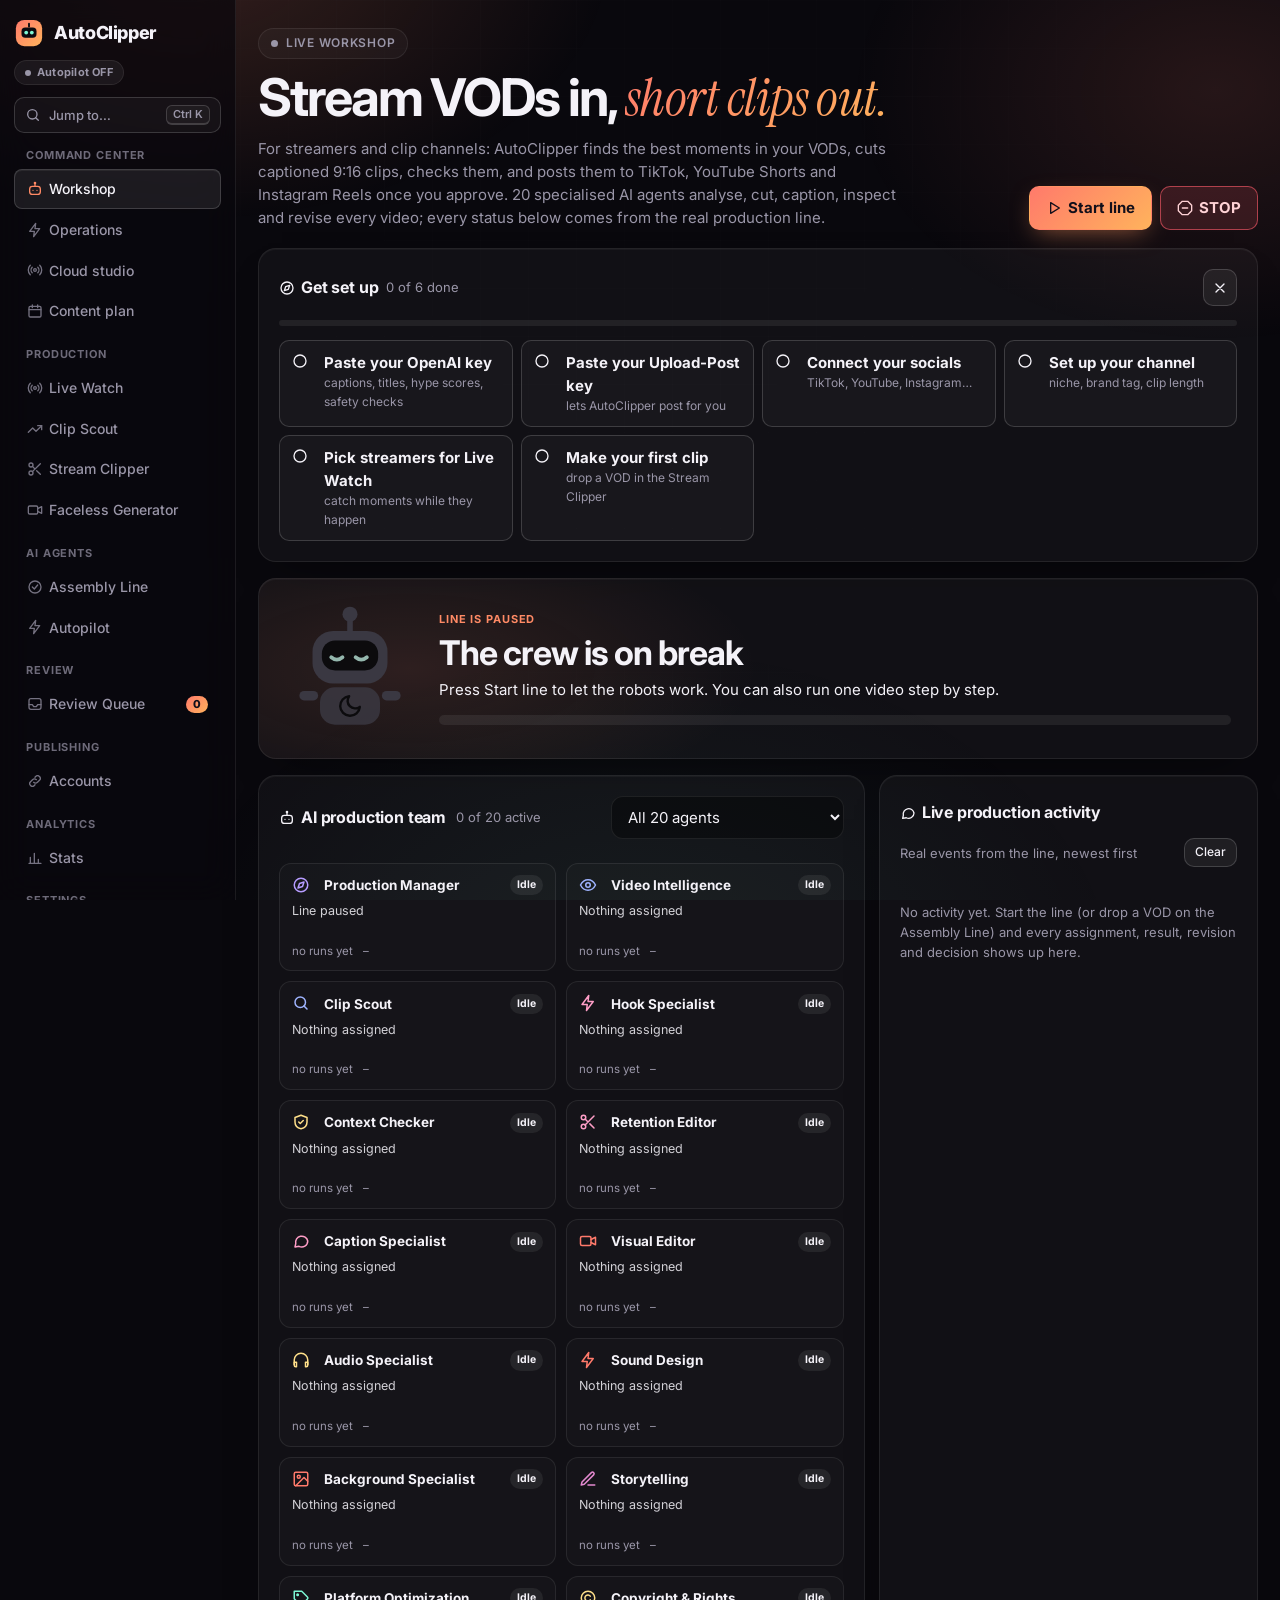
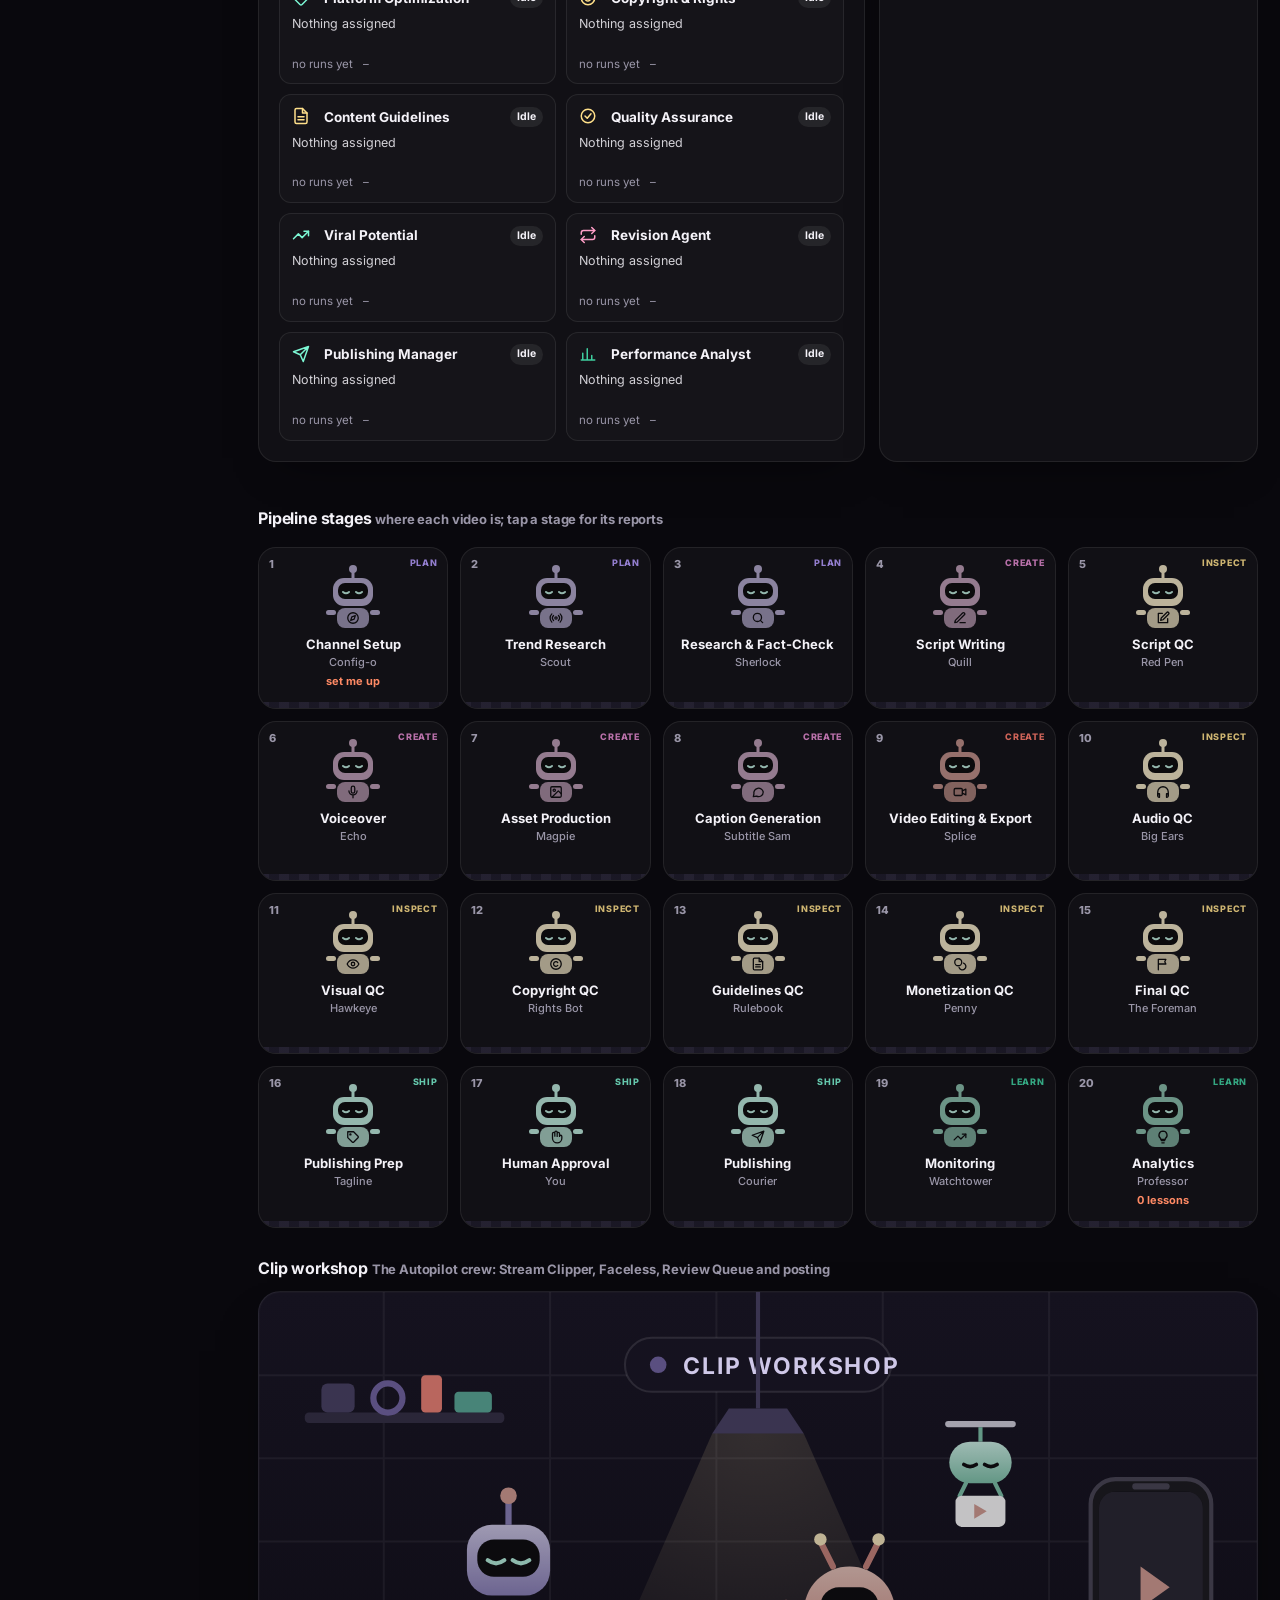
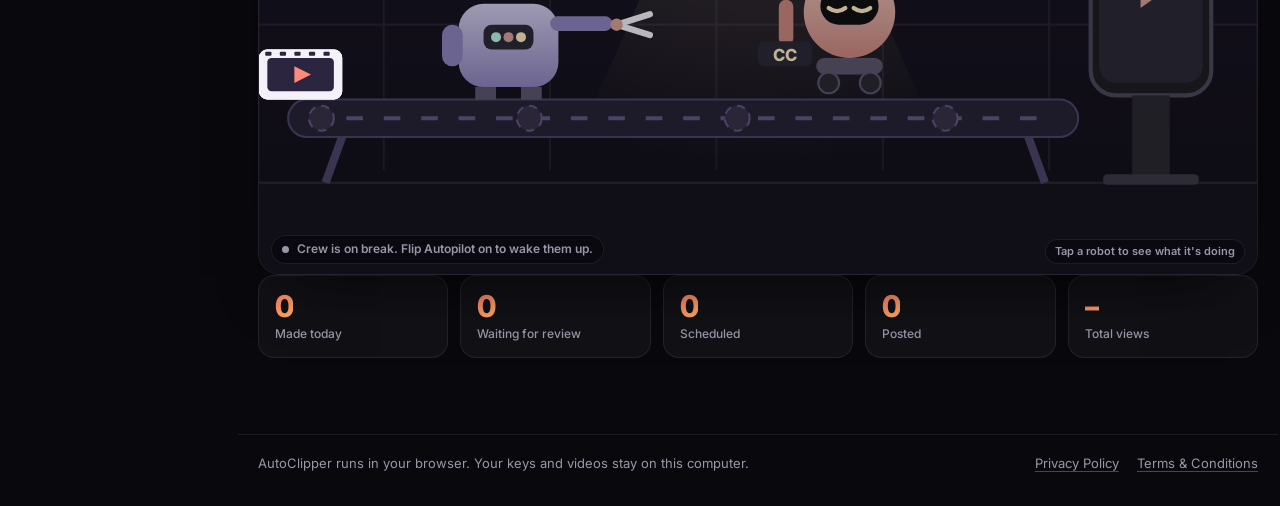
<file: index.html>
<!doctype html>
<html lang="en">
<head>
<meta charset="utf-8">
<meta name="viewport" content="width=device-width,initial-scale=1">
<title>AutoClipper: stream VODs to short clips</title>
<meta name="description" content="AutoClipper turns your stream VODs into captioned vertical clips, checks them, and posts them to TikTok, YouTube Shorts and Instagram Reels after you approve. Runs in your browser.">
<meta name="theme-color" content="#09080d">
<link rel="icon" href="favicon.svg" type="image/svg+xml">
<link rel="icon" href="favicon-32.png" sizes="32x32" type="image/png">
<link rel="apple-touch-icon" href="apple-touch-icon.png">
<link rel="preconnect" href="https://fonts.googleapis.com">
<link rel="preconnect" href="https://fonts.gstatic.com" crossorigin>
<link href="https://fonts.googleapis.com/css2?family=Inter:wght@400;500;600;700;800&family=Instrument+Serif:ital@0;1&display=swap" rel="stylesheet">
<link rel="stylesheet" href="style.css">
<link rel="stylesheet" href="fx.css">
<link rel="stylesheet" href="a11y.css">
<link rel="stylesheet" href="nav.css">
<link rel="stylesheet" href="ac.css">
<script src="a11y.js" defer></script>
</head>
<body>
<svg width="0" height="0" style="position:absolute" aria-hidden="true">
  <defs>
    <symbol id="i-bolt" viewBox="0 0 24 24"><path d="M13 2 4 14h7l-1 8 9-12h-7z"/></symbol>
    <symbol id="i-scissors" viewBox="0 0 24 24"><circle cx="6" cy="6" r="3"/><circle cx="6" cy="18" r="3"/><path d="M20 4 8.1 15.9M14.5 14.5 20 20M8.1 8.1 12 12"/></symbol>
    <symbol id="i-film" viewBox="0 0 24 24"><rect x="2" y="6" width="14" height="12" rx="2"/><path d="m16 10 6-3v10l-6-3"/></symbol>
    <symbol id="i-inbox" viewBox="0 0 24 24"><rect x="3" y="4" width="18" height="16" rx="3"/><path d="M3 13h5l2 3h4l2-3h5"/></symbol>
    <symbol id="i-link" viewBox="0 0 24 24"><path d="M10 14a4 4 0 0 0 5.7 0l3-3a4 4 0 0 0-5.7-5.7l-1 1"/><path d="M14 10a4 4 0 0 0-5.7 0l-3 3a4 4 0 0 0 5.7 5.7l1-1"/></symbol>
    <symbol id="i-sliders" viewBox="0 0 24 24"><path d="M4 6h10M18 6h2M4 12h4M12 12h8M4 18h12M20 18h0"/><circle cx="16" cy="6" r="2"/><circle cx="10" cy="12" r="2"/><circle cx="18" cy="18" r="2"/></symbol>
    <symbol id="i-folder" viewBox="0 0 24 24"><path d="M3 7a2 2 0 0 1 2-2h4l2 2h8a2 2 0 0 1 2 2v8a2 2 0 0 1-2 2H5a2 2 0 0 1-2-2z"/></symbol>
    <symbol id="i-bot" viewBox="0 0 24 24"><rect x="4" y="8" width="16" height="12" rx="4"/><path d="M12 4v4M9 14h0M15 14h0"/><circle cx="12" cy="3" r="1"/></symbol>
    <symbol id="i-check" viewBox="0 0 24 24"><circle cx="12" cy="12" r="9"/><path d="m8 12 3 3 5-6"/></symbol>
    <symbol id="i-chart" viewBox="0 0 24 24"><path d="M5 20V11M11 20V5M17 20v-6M3 20h18"/></symbol>
    <symbol id="i-send" viewBox="0 0 24 24"><path d="M22 2 11 13M22 2l-7 20-4-9-9-4z"/></symbol>
    <symbol id="i-circle" viewBox="0 0 24 24"><circle cx="12" cy="12" r="9"/></symbol>
    <symbol id="i-x" viewBox="0 0 24 24"><path d="M18 6 6 18M6 6l12 12"/></symbol>
    <symbol id="i-download" viewBox="0 0 24 24"><path d="M12 3v12M7 10l5 5 5-5M4 20h16"/></symbol>
    <symbol id="i-upload" viewBox="0 0 24 24"><path d="M12 21V9M7 14l5-5 5 5M4 4h16"/></symbol>
    <symbol id="i-trash" viewBox="0 0 24 24"><path d="M4 7h16M10 11v6M14 11v6M6 7l1 13h10l1-13M9 7V4h6v3"/></symbol>
    <symbol id="i-gamepad" viewBox="0 0 24 24"><rect x="2" y="7" width="20" height="11" rx="5"/><path d="M7 11v3M5.5 12.5h3M15 12h0M18 14h0"/></symbol>
    <symbol id="i-eye" viewBox="0 0 24 24"><path d="M2 12s3.5-7 10-7 10 7 10 7-3.5 7-10 7S2 12 2 12z"/><circle cx="12" cy="12" r="3"/></symbol>
    <symbol id="i-heart" viewBox="0 0 24 24"><path d="M12 20s-7-4.4-9-9a4.8 4.8 0 0 1 9-3 4.8 4.8 0 0 1 9 3c-2 4.6-9 9-9 9z"/></symbol>
    <symbol id="i-message" viewBox="0 0 24 24"><path d="M21 12a8 8 0 0 1-11.6 7.1L4 20l1-4.6A8 8 0 1 1 21 12z"/></symbol>
    <symbol id="i-repeat" viewBox="0 0 24 24"><path d="M17 2l4 4-4 4"/><path d="M3 11V9a3 3 0 0 1 3-3h15M7 22l-4-4 4-4"/><path d="M21 13v2a3 3 0 0 1-3 3H3"/></symbol>
    <symbol id="i-alert" viewBox="0 0 24 24"><path d="M12 3 2 20h20z"/><path d="M12 10v4M12 17h0"/></symbol>
    <symbol id="i-wrench" viewBox="0 0 24 24"><path d="M14.7 6.3a1 1 0 0 0 0 1.4l1.6 1.6a1 1 0 0 0 1.4 0l3.8-3.8a6 6 0 0 1-7.9 7.9l-6.9 6.9a2.1 2.1 0 0 1-3-3l6.9-6.9a6 6 0 0 1 7.9-7.9z"/></symbol>
    <symbol id="i-calendar" viewBox="0 0 24 24"><rect x="3" y="5" width="18" height="16" rx="2"/><path d="M3 10h18M8 3v4M16 3v4"/></symbol>
    <symbol id="i-shield" viewBox="0 0 24 24"><path d="M12 3 4 6v6c0 5 3.5 8 8 9 4.5-1 8-4 8-9V6z"/><path d="m9 12 2 2 4-4"/></symbol>
    <symbol id="i-radio" viewBox="0 0 24 24"><circle cx="12" cy="12" r="2"/><path d="M16.2 7.8a6 6 0 0 1 0 8.4M7.8 16.2a6 6 0 0 1 0-8.4M19.1 4.9a10 10 0 0 1 0 14.2M4.9 19.1a10 10 0 0 1 0-14.2"/></symbol>
    <symbol id="i-sun" viewBox="0 0 24 24"><circle cx="12" cy="12" r="4"/><path d="M12 2v2M12 20v2M4.9 4.9l1.4 1.4M17.7 17.7l1.4 1.4M2 12h2M20 12h2M4.9 19.1l1.4-1.4M17.7 6.3l1.4-1.4"/></symbol>
    <symbol id="i-bulb" viewBox="0 0 24 24"><path d="M9 18h6M10 22h4M12 2a7 7 0 0 0-4 12.7V16h8v-1.3A7 7 0 0 0 12 2z"/></symbol>
    <symbol id="i-hand" viewBox="0 0 24 24"><path d="M18 11V6a2 2 0 0 0-4 0v5M14 10V4a2 2 0 0 0-4 0v6M10 10.5V6a2 2 0 0 0-4 0v8a8 8 0 0 0 16 0v-3a2 2 0 0 0-4 0"/></symbol>
    <symbol id="i-mic" viewBox="0 0 24 24"><rect x="9" y="2" width="6" height="12" rx="3"/><path d="M5 10a7 7 0 0 0 14 0M12 17v5"/></symbol>
    <symbol id="i-type" viewBox="0 0 24 24"><path d="M4 7V4h16v3M9 20h6M12 4v16"/></symbol>
    <symbol id="i-moon" viewBox="0 0 24 24"><path d="M21 12.8A9 9 0 1 1 11.2 3a7 7 0 0 0 9.8 9.8z"/></symbol>
    <symbol id="i-compass" viewBox="0 0 24 24"><circle cx="12" cy="12" r="9"/><path d="m16 8-2 6-6 2 2-6z"/></symbol>
    <symbol id="i-search" viewBox="0 0 24 24"><circle cx="11" cy="11" r="7"/><path d="m20 20-4-4"/></symbol>
    <symbol id="i-pen" viewBox="0 0 24 24"><path d="M12 20h9M16.5 3.5a2.1 2.1 0 0 1 3 3L7 19l-4 1 1-4z"/></symbol>
    <symbol id="i-edit" viewBox="0 0 24 24"><path d="M11 4H4v16h16v-7"/><path d="M18.5 2.5a2.1 2.1 0 0 1 3 3L12 15l-4 1 1-4z"/></symbol>
    <symbol id="i-image" viewBox="0 0 24 24"><rect x="3" y="3" width="18" height="18" rx="2"/><circle cx="9" cy="9" r="2"/><path d="m21 15-5-5L5 21"/></symbol>
    <symbol id="i-headphones" viewBox="0 0 24 24"><path d="M3 18v-6a9 9 0 0 1 18 0v6"/><path d="M21 19a2 2 0 0 1-2 2h-1v-6h3zM3 19a2 2 0 0 0 2 2h1v-6H3z"/></symbol>
    <symbol id="i-copyright" viewBox="0 0 24 24"><circle cx="12" cy="12" r="9"/><path d="M15 9.5a4 4 0 1 0 0 5"/></symbol>
    <symbol id="i-file" viewBox="0 0 24 24"><path d="M14 2H6a2 2 0 0 0-2 2v16a2 2 0 0 0 2 2h12a2 2 0 0 0 2-2V8z"/><path d="M14 2v6h6M8 13h8M8 17h8"/></symbol>
    <symbol id="i-coins" viewBox="0 0 24 24"><circle cx="9" cy="9" r="6"/><path d="M18.1 10.4A6 6 0 1 1 10.4 18.1"/></symbol>
    <symbol id="i-flag" viewBox="0 0 24 24"><path d="M4 22V4M4 4h13l-2 4 2 4H4"/></symbol>
    <symbol id="i-tag" viewBox="0 0 24 24"><path d="M20.6 13.4 13.4 20.6a2 2 0 0 1-2.8 0L3 13V3h10l7.6 7.6a2 2 0 0 1 0 2.8z"/><circle cx="7.5" cy="7.5" r="1"/></symbol>
    <symbol id="i-trending" viewBox="0 0 24 24"><path d="m22 7-8.5 8.5-5-5L2 17"/><path d="M16 7h6v6"/></symbol>
    <symbol id="i-play" viewBox="0 0 24 24"><path d="M7 4v16l13-8z"/></symbol>
    <symbol id="i-pause" viewBox="0 0 24 24"><path d="M8 4v16M16 4v16"/></symbol>
    <symbol id="i-stop" viewBox="0 0 24 24"><path d="M7.9 2h8.2L22 7.9v8.2L16.1 22H7.9L2 16.1V7.9z"/><path d="M8 12h8"/></symbol>
    <symbol id="i-pencil" viewBox="0 0 24 24"><path d="M16.5 3.5a2.1 2.1 0 0 1 3 3L7 19l-4 1 1-4z"/></symbol>
    <symbol id="i-broom" viewBox="0 0 24 24"><path d="M19 3 10 12M9 11l4 4-2 7-8-8 7-2z"/></symbol>
    <symbol id="i-menu" viewBox="0 0 24 24"><path d="M4 6h16M4 12h16M4 18h16"/></symbol>
    <symbol id="i-refresh" viewBox="0 0 24 24"><path d="M21 12a9 9 0 1 1-3-6.7L21 8M21 3v5h-5"/></symbol>
  </defs>
</svg>
<a class="skip" href="#main">Skip to content</a>
<div class="bg-glow" aria-hidden="true"></div>
<header>
  <div class="brand">
    <svg class="logo" viewBox="0 0 32 32" aria-hidden="true"><defs><linearGradient id="lg" x1="0" y1="0" x2="1" y2="1"><stop offset="0" stop-color="#ff7a6b"/><stop offset="1" stop-color="#ffb35c"/></linearGradient></defs><rect x="2" y="2" width="28" height="28" rx="9" fill="url(#lg)"/><rect x="8" y="10" width="16" height="11" rx="4" fill="#0b0a10"/><circle cx="13" cy="15.5" r="2" fill="#7cf7d4"/><circle cx="19" cy="15.5" r="2" fill="#7cf7d4"/><rect x="15" y="5" width="2" height="5" rx="1" fill="#0b0a10"/></svg>
    <h1 class="brand-name">AutoClipper</h1> <span id="apBadge" class="badge off">Autopilot OFF</span>
    <div class="hdr-tools">
      <button id="navSearch" class="hdr-btn" aria-label="Search and jump (Ctrl K)" title="Search and jump (Ctrl K)"><svg class="i" aria-hidden="true"><use href="#i-search"/></svg><span class="hdr-lbl">Jump to…</span><kbd>Ctrl K</kbd></button>
      <button id="navMenu" class="hdr-btn" aria-label="Menu" aria-expanded="false" aria-controls="mainNav"><svg class="i" aria-hidden="true"><use href="#i-menu"/></svg></button>
    </div>
  </div>
  <nav id="mainNav" aria-label="Sections">
    <span class="nav-group" aria-hidden="true">Command center</span>
    <button data-tab="workshop" class="active"><svg class="i" aria-hidden="true"><use href="#i-bot"/></svg>Workshop</button>
    <button data-tab="ops"><svg class="i" aria-hidden="true"><use href="#i-bolt"/></svg>Operations <span class="pill" hidden>0</span></button>
    <button data-tab="cloud"><svg class="i" aria-hidden="true"><use href="#i-radio"/></svg>Cloud studio</button>
    <button data-tab="plan"><svg class="i" aria-hidden="true"><use href="#i-calendar"/></svg>Content plan</button>
    <span class="nav-group" aria-hidden="true">Production</span>
    <button data-tab="live"><svg class="i" aria-hidden="true"><use href="#i-radio"/></svg>Live Watch <span class="pill" hidden>0</span></button>
    <button data-tab="scout"><svg class="i" aria-hidden="true"><use href="#i-trending"/></svg>Clip Scout <span class="pill" hidden>0</span></button>
    <button data-tab="clipper"><svg class="i" aria-hidden="true"><use href="#i-scissors"/></svg>Stream Clipper</button>
    <button data-tab="faceless"><svg class="i" aria-hidden="true"><use href="#i-film"/></svg>Faceless Generator</button>
    <span class="nav-group" aria-hidden="true">AI agents</span>
    <button data-tab="line"><svg class="i" aria-hidden="true"><use href="#i-check"/></svg>Assembly Line</button>
    <button data-tab="autopilot"><svg class="i" aria-hidden="true"><use href="#i-bolt"/></svg>Autopilot</button>
    <span class="nav-group" aria-hidden="true">Review</span>
    <button data-tab="queue"><svg class="i" aria-hidden="true"><use href="#i-inbox"/></svg>Review Queue <span id="qcount" class="pill">0</span></button>
    <span class="nav-group" aria-hidden="true">Publishing</span>
    <button data-tab="accounts"><svg class="i" aria-hidden="true"><use href="#i-link"/></svg>Accounts</button>
    <span class="nav-group" aria-hidden="true">Analytics</span>
    <button data-tab="stats"><svg class="i" aria-hidden="true"><use href="#i-chart"/></svg>Stats</button>
    <span class="nav-group" aria-hidden="true">Settings</span>
    <button data-tab="settings"><svg class="i" aria-hidden="true"><use href="#i-sliders"/></svg>Settings</button>
  </nav>
</header>

<main id="main" tabindex="-1">
  <!-- WORKSHOP: full-page live view of the robots at work -->
  <section id="workshop" class="tab active">
    <div class="fx-top">
      <div><span class="eyebrow"><i class="dot"></i> Live workshop</span><h2 class="hero-title">Stream VODs in, <em>short clips out.</em></h2>
        <p class="muted">For streamers and clip channels: AutoClipper finds the best moments in your VODs, cuts captioned 9:16 clips, checks them, and posts them to TikTok, YouTube Shorts and Instagram Reels once you approve. 20 specialised AI agents analyse, cut, caption, inspect and revise every video; every status below comes from the real production line.</p></div>
      <div class="row fx-ctrl"><button id="fxRun" data-act="run" class="primary">Start line</button><button id="fxStop" data-act="stop" class="stopbtn">STOP</button></div>
    </div>
    <div class="fx-now card" id="fxNow"></div>
    <div class="fx-floor" id="fxFloor"></div>
    <div class="station card" id="fxStation" hidden></div>
    <h3 class="ws-title">Clip workshop <span class="muted small">The Autopilot crew: Stream Clipper, Faceless, Review Queue and posting</span></h3>
    <div class="workshop" aria-label="Robot workshop: little robots cutting, captioning and shipping clips. They work when Autopilot is on and nap when it is off." role="group">
        <svg viewBox="0 0 480 280" xmlns="http://www.w3.org/2000/svg">
          <defs>
            <linearGradient id="wsBody" x1="0" y1="0" x2="0" y2="1"><stop offset="0" stop-color="#c9bcff"/><stop offset="1" stop-color="#8c76f0"/></linearGradient>
            <linearGradient id="wsBody2" x1="0" y1="0" x2="0" y2="1"><stop offset="0" stop-color="#ffb4a3"/><stop offset="1" stop-color="#ff6f61"/></linearGradient>
            <linearGradient id="wsBody3" x1="0" y1="0" x2="0" y2="1"><stop offset="0" stop-color="#a6f4de"/><stop offset="1" stop-color="#3fcf9f"/></linearGradient>
            <radialGradient id="wsLamp" cx=".5" cy="0" r="1"><stop offset="0" stop-color="#ffe7a8" stop-opacity=".55"/><stop offset="1" stop-color="#ffe7a8" stop-opacity="0"/></radialGradient>
            <clipPath id="wsPhoneClip"><rect x="404" y="96" width="50" height="92" rx="8"/></clipPath>
          </defs>

          <!-- wall -->
          <g class="ws-wall" stroke="rgba(255,255,255,.05)">
            <path d="M0 40H480M0 80H480M0 120H480M0 160H480M60 0V230M140 0V230M220 0V230M300 0V230M380 0V230"/>
          </g>
          <!-- shelf with spare parts -->
          <rect x="22" y="58" width="96" height="5" rx="2" fill="#2a2638"/>
          <rect x="30" y="44" width="16" height="14" rx="3" fill="#3a3450"/>
          <circle cx="62" cy="51" r="7" fill="none" stroke="#5a4f80" stroke-width="3"/>
          <rect x="78" y="40" width="10" height="18" rx="2" fill="#ff8a7a" opacity=".7"/>
          <rect x="94" y="48" width="18" height="10" rx="2" fill="#7cf7d4" opacity=".5"/>
          <!-- sign -->
          <g transform="translate(176 22)">
            <rect width="128" height="26" rx="13" fill="#15121f" stroke="rgba(255,255,255,.1)"/>
            <circle class="ws-sign-dot" cx="16" cy="13" r="4"/>
            <text x="28" y="17.5" font-family="Inter,system-ui,sans-serif" font-size="11" font-weight="700" fill="#cfc8e8" letter-spacing=".08em">CLIP WORKSHOP</text>
          </g>

          <!-- hanging lamp -->
          <g class="ws-lamp anim">
            <line x1="240" y1="0" x2="240" y2="56" stroke="#3a3450" stroke-width="2"/>
            <path d="M226 56h28l8 12h-44z" fill="#3a3450"/>
            <path class="ws-beam" d="M218 68h44l70 160H148z" fill="url(#wsLamp)"/>
          </g>

          <!-- floor -->
          <rect x="0" y="236" width="480" height="44" fill="#100e17"/>
          <path d="M0 236H480" stroke="rgba(255,255,255,.08)"/>

          <!-- conveyor -->
          <g class="ws-belt">
            <rect x="14" y="196" width="380" height="18" rx="9" fill="#1d1a29" stroke="#3a3450"/>
            <path class="ws-belt-line anim" d="M24 205H384" stroke="#4b4366" stroke-width="2" stroke-dasharray="8 10"/>
            <g fill="#2a2638" stroke="#4b4366">
              <circle class="ws-wheel anim" cx="30" cy="205" r="6"/><circle class="ws-wheel anim" cx="130" cy="205" r="6"/>
              <circle class="ws-wheel anim" cx="230" cy="205" r="6"/><circle class="ws-wheel anim" cx="330" cy="205" r="6"/>
            </g>
            <path d="M40 214l-8 22M370 214l8 22" stroke="#3a3450" stroke-width="4"/>
          </g>

          <!-- clips riding the belt -->
          <g class="ws-clips">
            <g class="ws-clip anim" style="animation-delay:0s"><use href="#wsFilm"/></g>
            <g class="ws-clip anim" style="animation-delay:-2.4s"><use href="#wsFilm"/></g>
            <g class="ws-clip anim" style="animation-delay:-4.8s"><use href="#wsFilm"/></g>
          </g>
          <symbol id="wsFilm" overflow="visible">
            <rect x="0" y="172" width="40" height="24" rx="4" fill="#f4f2f8"/>
            <rect x="4" y="176" width="32" height="16" rx="2" fill="#2b2540"/>
            <path d="M17 180l8 4-8 4z" fill="#ff8a7a"/>
            <g fill="#2b2540"><rect x="3" y="173" width="3" height="2" rx=".5"/><rect x="10" y="173" width="3" height="2" rx=".5"/><rect x="17" y="173" width="3" height="2" rx=".5"/><rect x="24" y="173" width="3" height="2" rx=".5"/><rect x="31" y="173" width="3" height="2" rx=".5"/></g>
          </symbol>

          <!-- ROBOT 1: the cutter -->
          <g class="ws-bot ws-cutter">
            <g class="ws-bob anim">
              <rect x="96" y="150" width="48" height="40" rx="12" fill="url(#wsBody)"/>
              <rect x="108" y="160" width="24" height="12" rx="4" fill="#2b2540"/>
              <circle class="ws-led anim" cx="114" cy="166" r="2.4" fill="#7cf7d4"/><circle class="ws-led anim" cx="120" cy="166" r="2.4" fill="#ff8a7a" style="animation-delay:.3s"/><circle class="ws-led anim" cx="126" cy="166" r="2.4" fill="#ffe08a" style="animation-delay:.6s"/>
              <rect x="100" y="112" width="40" height="34" rx="12" fill="url(#wsBody)"/>
              <rect x="105" y="119" width="30" height="18" rx="8" fill="#0f0d16"/>
              <g class="ws-eyes-open"><rect class="ws-blink anim" x="111" y="124" width="6" height="8" rx="3" fill="#7cf7d4"/><rect class="ws-blink anim" x="123" y="124" width="6" height="8" rx="3" fill="#7cf7d4"/></g>
              <g class="ws-eyes-shut" stroke="#7cf7d4" stroke-width="2" stroke-linecap="round" fill="none"><path d="M110 129q4 3 8 0M122 129q4 3 8 0"/></g>
              <line x1="120" y1="112" x2="120" y2="100" stroke="#8c76f0" stroke-width="3"/>
              <circle class="ws-antenna anim" cx="120" cy="98" r="4" fill="#ff8a7a"/>
              <!-- arm with scissors -->
              <g class="ws-arm-cut anim">
                <rect x="140" y="156" width="30" height="7" rx="3.5" fill="#8c76f0"/>
                <g transform="translate(172 160)">
                  <g class="ws-snip-a anim"><path d="M0 0l16-5" stroke="#e8e4f5" stroke-width="3" stroke-linecap="round"/></g>
                  <g class="ws-snip-b anim"><path d="M0 0l16 5" stroke="#e8e4f5" stroke-width="3" stroke-linecap="round"/></g>
                  <circle r="3" fill="#ff8a7a"/>
                </g>
              </g>
              <rect x="88" y="160" width="10" height="20" rx="5" fill="#8c76f0"/>
            </g>
            <rect x="104" y="190" width="10" height="6" fill="#5a4f80"/><rect x="126" y="190" width="10" height="6" fill="#5a4f80"/>
            <g class="ws-sparks anim"><circle cx="190" cy="168" r="2" fill="#ffe08a"/><circle cx="196" cy="160" r="1.5" fill="#ff8a7a"/><circle cx="186" cy="158" r="1.5" fill="#fff"/></g>
          </g>

          <!-- ROBOT 2: the captioner (on wheels) -->
          <g class="ws-bot ws-captioner">
            <g class="ws-bob anim" style="animation-delay:-.4s">
              <rect x="262" y="132" width="44" height="44" rx="22" fill="url(#wsBody2)"/>
              <rect x="270" y="142" width="28" height="18" rx="9" fill="#0f0d16"/>
              <g class="ws-eyes-open"><circle class="ws-blink anim" cx="278" cy="151" r="3.5" fill="#ffe08a" style="animation-delay:-1.2s"/><circle class="ws-blink anim" cx="290" cy="151" r="3.5" fill="#ffe08a" style="animation-delay:-1.2s"/></g>
              <g class="ws-eyes-shut" stroke="#ffe08a" stroke-width="2" stroke-linecap="round" fill="none"><path d="M274 152q4 3 8 0M286 152q4 3 8 0"/></g>
              <path d="M276 132l-6-12M292 132l6-12" stroke="#ff6f61" stroke-width="3" stroke-linecap="round"/>
              <circle cx="270" cy="119" r="3" fill="#ffe08a"/><circle cx="298" cy="119" r="3" fill="#ffe08a"/>
              <!-- stamping arm -->
              <g class="ws-stamp anim">
                <rect x="250" y="148" width="7" height="22" rx="3.5" fill="#ff6f61"/>
                <rect x="240" y="168" width="26" height="12" rx="3" fill="#2b2540"/>
                <text x="253" y="177.5" text-anchor="middle" font-family="Inter,system-ui,sans-serif" font-size="8" font-weight="800" fill="#ffe08a">CC</text>
              </g>
            </g>
            <rect x="268" y="176" width="32" height="8" rx="4" fill="#5a4f80"/>
            <circle cx="274" cy="188" r="5" fill="#2a2638" stroke="#5a4f80"/><circle cx="294" cy="188" r="5" fill="#2a2638" stroke="#5a4f80"/>
            <g class="ws-caption-pop anim"><rect x="226" y="108" width="40" height="14" rx="7" fill="#ffe08a"/><text x="246" y="118" text-anchor="middle" font-family="Inter,system-ui,sans-serif" font-size="8" font-weight="800" fill="#2b2540">WOW!</text></g>
          </g>

          <!-- ROBOT 3: the drone courier -->
          <g class="ws-drone anim">
            <g class="ws-prop anim"><rect x="330" y="62" width="34" height="3" rx="1.5" fill="#cfc8e8"/></g>
            <line x1="347" y1="65" x2="347" y2="72" stroke="#3fcf9f" stroke-width="2"/>
            <rect x="332" y="72" width="30" height="20" rx="10" fill="url(#wsBody3)"/>
            <g class="ws-eyes-open"><circle class="ws-blink anim" cx="342" cy="82" r="2.5" fill="#0f0d16"/><circle class="ws-blink anim" cx="352" cy="82" r="2.5" fill="#0f0d16"/></g>
            <g class="ws-eyes-shut" stroke="#0f0d16" stroke-width="1.8" stroke-linecap="round" fill="none"><path d="M339 83q3 2 6 0M349 83q3 2 6 0"/></g>
            <path d="M340 92l-3 6M354 92l3 6" stroke="#3fcf9f" stroke-width="2" stroke-linecap="round"/>
            <rect x="335" y="98" width="24" height="15" rx="3" fill="#f4f2f8"/><path d="M344 102l6 3.5-6 3.5z" fill="#ff8a7a"/>
          </g>

          <!-- output phone -->
          <g class="ws-phone">
            <rect x="400" y="90" width="58" height="104" rx="12" fill="#1d1a29" stroke="#4b4366" stroke-width="2"/>
            <rect x="404" y="96" width="50" height="92" rx="8" fill="#0f0d16"/>
            <g clip-path="url(#wsPhoneClip)">
              <g class="ws-feed anim">
                <rect x="404" y="96" width="50" height="92" fill="#2b2540"/><path d="M424 132l14 10-14 10z" fill="#ff8a7a"/>
                <rect x="404" y="188" width="50" height="92" fill="#3a2f5c"/><path d="M424 224l14 10-14 10z" fill="#7cf7d4"/>
                <rect x="404" y="280" width="50" height="92" fill="#2b2540"/><path d="M424 316l14 10-14 10z" fill="#ff8a7a"/>
              </g>
            </g>
            <rect x="420" y="92" width="18" height="3" rx="1.5" fill="#4b4366"/>
            <rect x="420" y="194" width="18" height="42" fill="#2a2638"/>
            <rect x="406" y="232" width="46" height="5" rx="2" fill="#3a3450"/>
          </g>
          <g class="ws-hearts">
            <path class="ws-heart anim" d="M446 92c-3-4-9-1-6 4l6 5 6-5c3-5-3-8-6-4z" fill="#ff6f61"/>
            <path class="ws-heart anim" style="animation-delay:-1s" d="M426 92c-2-3-7-1-5 3l5 4 5-4c2-4-3-6-5-3z" fill="#b69cff"/>
            <path class="ws-heart anim" style="animation-delay:-2s" d="M456 104c-2-3-6-1-4 2.5l4 3.5 4-3.5c2-3.5-2-5.5-4-2.5z" fill="#ffe08a"/>
          </g>

          <!-- zzz when napping -->
          <g class="ws-zzz" font-family="Inter,system-ui,sans-serif" font-weight="800" fill="#9a96a8">
            <text class="ws-z" x="146" y="104" font-size="12">z</text>
            <text class="ws-z" x="154" y="94" font-size="15" style="animation-delay:.7s">z</text>
            <text class="ws-z" x="306" y="122" font-size="12" style="animation-delay:.35s">z</text>
            <text class="ws-z" x="314" y="111" font-size="15" style="animation-delay:1.05s">z</text>
          </g>
          <!-- clickable stations -->
          <g class="ws-hots">
            <rect class="ws-hot" data-station="cut" x="84" y="88" width="124" height="112" rx="16" tabindex="0" role="button" aria-label="Cutting station"/>
            <rect class="ws-hot" data-station="faceless" x="226" y="104" width="90" height="92" rx="16" tabindex="0" role="button" aria-label="Faceless studio"/>
            <rect class="ws-hot" data-station="review" x="14" y="196" width="380" height="26" rx="12" tabindex="0" role="button" aria-label="Review conveyor"/>
            <rect class="ws-hot" data-station="post" x="322" y="56" width="50" height="62" rx="14" tabindex="0" role="button" aria-label="Posting drone"/>
            <rect class="ws-hot" data-station="live" x="394" y="84" width="70" height="156" rx="16" tabindex="0" role="button" aria-label="Live posts"/>
            <rect class="ws-hot" data-station="log" x="172" y="18" width="136" height="34" rx="17" tabindex="0" role="button" aria-label="Activity log"/>
          </g>
        </svg>
        <div class="ws-tip" id="wsTip"></div>
        <div class="ws-status"><i class="dot"></i><span id="wsStatus">Crew is on break. Flip Autopilot on to wake them up.</span></div>
        <div class="ws-hint">Tap a robot to see what it's doing</div>
      </div>
    <div class="stats" id="stats">
      <button class="stat" data-station="cut"><span class="stat-n" id="stMade">0</span><span class="stat-l">Made today</span></button>
      <button class="stat" data-station="review"><span class="stat-n" id="stPending">0</span><span class="stat-l">Waiting for review</span></button>
      <button class="stat" data-station="post"><span class="stat-n" id="stScheduled">0</span><span class="stat-l">Scheduled</span></button>
      <button class="stat" data-station="live"><span class="stat-n" id="stPosted">0</span><span class="stat-l">Posted</span></button>
      <button class="stat" data-station="views"><span class="stat-n" id="stViews">–</span><span class="stat-l">Total views</span></button>
    </div>
    <div class="station card" id="station" hidden>
      <div class="station-head">
        <div><div class="station-kicker" id="stationKicker"></div><h3 id="stationTitle"></h3></div>
        <button class="station-x" id="stationClose" aria-label="Close">✕</button>
      </div>
      <div class="station-now" id="stationNow"></div>
      <div class="station-body" id="stationBody"></div>
    </div>
  </section>

  <!-- ASSEMBLY LINE: production records, approvals, channel, policies, analytics -->
  <section id="line" class="tab">
    <h2>Assembly Line</h2>
    <p class="muted">The production manager. Every video gets an ID and a full record: idea, research, script, voice, assets with licenses, captions, edit project, every checker's report, revisions, costs, approvals, publishing and performance.</p>
    <div class="subnav" id="fxSubnav"></div>
    <div id="fxPane"></div>
  </section>

  <!-- AUTOPILOT -->
  <section id="autopilot" class="tab">
    <div class="hero solo">
      <div class="hero-copy">
        <span class="eyebrow"><i class="dot"></i> Your content crew</span>
        <h2 class="hero-title">Clip new VODs <em>on a schedule.</em></h2>
        <p class="muted">Turn this on and leave the tab open. AutoClipper clips each new VOD that lands in your folder, makes the faceless videos you ask for each day, and schedules approved videos to your connected accounts.</p>
        <div class="toggle-row">
          <label class="switch"><input type="checkbox" id="apOn" role="switch" aria-label="Autopilot" aria-describedby="apSummary"><span aria-hidden="true"></span></label>
          <div><strong>Autopilot</strong><div class="muted small" id="apSummary">Off</div></div>
        </div>
      </div>
    </div>
    <div class="card">
      <div class="grid2">
        <div class="sub">
          <h3><svg class="i" aria-hidden="true"><use href="#i-folder"/></svg>Auto-clip new VODs</h3>
          <p class="muted small">Pick a folder (like your OBS recordings or Downloads). Every new video dropped in gets clipped automatically.</p>
          <button id="pickFolder">Choose folder</button>
          <div class="small" id="folderName">No folder chosen</div>
        </div>
        <div class="sub">
          <h3><svg class="i" aria-hidden="true"><use href="#i-bot"/></svg>Daily faceless videos</h3>
          <label>Videos per day <input type="number" id="apFacelessPerDay" min="0" max="20" value="3"></label>
          <label>Niche <select id="apNiche"></select></label>
        </div>
        <div class="sub">
          <h3><svg class="i" aria-hidden="true"><use href="#i-check"/></svg>Approval</h3>
          <label class="check"><input type="checkbox" id="apAutoApprove"> Auto-approve (skip my review)</label>
          <label>…only if AI hype score is at least <input type="number" id="apMinScore" min="0" max="10" value="6"></label>
          <p class="muted small" id="apApproveNote">Hype scores need an OpenAI key. Without one, auto-approve stays off and every video waits for you.</p>
        </div>
        <div class="sub">
          <h3><svg class="i" aria-hidden="true"><use href="#i-send"/></svg>Auto-post</h3>
          <label class="check"><input type="checkbox" id="apAutoPost"> Auto-schedule approved videos</label>
          <label>Posts per day <input type="number" id="apPostsPerDay" min="1" max="24" value="3"></label>
          <label>Posting window <span class="row"><input type="time" id="apStart" value="11:00"> to <input type="time" id="apEnd" value="21:00"></span></label>
          <div class="small" id="platformSummary"></div>
        </div>
      </div>
    </div>
    <h3>Activity</h3>
    <div id="log" class="log"></div>
  </section>

  <!-- STREAM CLIPPER -->
  <!-- LIVE WATCH: rendered by fx-live.js -->
  <section id="ops" class="tab"></section>
  <section id="plan" class="tab"></section>
  <section id="cloud" class="tab"></section>
  <section id="live" class="tab"></section>
  <section id="scout" class="tab"></section>

  <section id="clipper" class="tab">
    <h2>Stream Clipper</h2>
    <p class="muted">Drop in a stream VOD. AutoClipper finds the hype moments, adds word-by-word captions, cuts vertical 9:16 clips, and sends them to your Review Queue.</p>
    <div class="card" id="campaignBox"></div>
    <div class="card">
      <label class="drop" id="vodDrop">
        <input type="file" id="vodFile" accept="video/*" hidden>
        <span><svg class="i" aria-hidden="true"><use href="#i-folder"/></svg>Click or drop a video file (MP4 / WebM / MOV)</span>
      </label>
      <div class="grid3">
        <label>Clips per video <input type="number" id="numClips" value="5" min="1" max="20" data-save></label>
        <label>Clip length (sec) <input type="number" id="clipLen" value="30" min="8" max="90" data-save></label>
        <label>Layout
          <select id="layout" data-save>
            <option value="blur">Center + blurred background</option>
            <option value="crop">Center crop (fill)</option>
            <option value="split">Facecam top / gameplay bottom</option>
            <option value="hook">Split-screen hook (satisfying filler bottom)</option>
          </select>
        </label>
        <label>Facecam corner (split layout)
          <select id="camCorner" data-save>
            <option value="tl">Top-left</option><option value="tr">Top-right</option>
            <option value="bl">Bottom-left</option><option value="br">Bottom-right</option>
          </select>
        </label>
        <label>Name tag on clip <input type="text" id="clipTag" placeholder="e.g. @streamer…" data-save></label>
        <label class="check"><input type="checkbox" id="burnCaptions" checked data-save> Burn in captions (needs OpenAI key)</label>
      </div>
      <button class="primary" id="scanBtn" disabled><svg class="i" aria-hidden="true"><use href="#i-search"/></svg>Find highlights &amp; make clips</button>
      <div id="clipStatus" class="status"></div>
      <canvas id="waveform" height="80"></canvas>
    </div>
  </section>

  <!-- FACELESS GENERATOR -->
  <section id="faceless" class="tab">
    <h2>Faceless Video Generator</h2>
    <p class="muted">Pick a topic (or let AI pick). It writes the script, voices it, and renders a captioned vertical video over a background clip.</p>
    <div class="card">
      <div class="grid3">
        <label>Niche <select id="niche" data-save></select></label>
        <label>Length
          <select id="vidLen" data-save>
            <option value="30">~30 sec</option>
            <option value="45" selected>~45 sec</option>
            <option value="60">~60 sec</option>
          </select>
        </label>
        <label>How many <input type="number" id="numVids" value="1" min="1" max="10"></label>
      </div>
      <label>Topic (leave blank and AI picks one) <input type="text" id="topic" placeholder="e.g. 5 hidden details in the new trailer…"></label>
      <label class="drop" id="bgDrop">
        <input type="file" id="bgFile" accept="video/*" multiple hidden>
        <span><svg class="i" aria-hidden="true"><use href="#i-gamepad"/></svg>Background gameplay (optional, like parkour or driving footage). Saved for Autopilot too. Without one, an animated background is used.</span>
      </label>
      <div class="row">
        <button id="writeBtn"><svg class="i" aria-hidden="true"><use href="#i-pen"/></svg>Write script only</button>
        <button class="primary" id="genBtn"><svg class="i" aria-hidden="true"><use href="#i-film"/></svg>Generate video(s)</button>
      </div>
      <label>Script (edit before generating if you want)
        <textarea id="script" rows="7" placeholder="Script appears here…"></textarea>
      </label>
      <div id="genStatus" class="status"></div>
    </div>
  </section>

  <!-- REVIEW QUEUE -->
  <section id="queue" class="tab">
    <h2>Review Queue</h2>
    <p class="muted">The one place you approve videos. Nothing is published until you approve it here (unless you turn on auto-approve on the Autopilot tab). Assembly Line videos waiting on you are listed first, then clips from Stream Clipper and Faceless.</p>
    <div id="fxNeeds"></div>
    <div class="row">
      <button data-filter="pending" class="filter active">Pending</button>
      <button data-filter="approved" class="filter">Approved</button>
      <button data-filter="scheduled" class="filter">Scheduled / Posted</button>
      <button data-filter="failed" class="filter">Failed</button>
      <button data-filter="rejected" class="filter">Rejected</button>
      <button id="approveAll" disabled><svg class="i" aria-hidden="true"><use href="#i-check"/></svg>Approve all pending</button>
    </div>
    <div id="queueList" class="queue"></div>
  </section>

  <!-- STATS -->
  <section id="stats" class="tab">
    <div class="stats-head">
      <div>
        <h2>Stats</h2>
        <p class="muted">Views, likes, comments, shares and followers, pulled from your connected accounts. Refreshes when you open this tab, and every hour while Autopilot runs.</p>
      </div>
      <div class="row">
        <select id="statDays" aria-label="Date range">
          <option value="7">Last 7 days</option>
          <option value="30" selected>Last 30 days</option>
          <option value="90">Last 90 days</option>
        </select>
        <button id="statRefresh"><svg class="i" aria-hidden="true"><use href="#i-refresh"/></svg>Refresh</button>
      </div>
    </div>
    <div id="statUpdated" class="muted small"></div>
    <div id="statsBody"></div>
  </section>

  <!-- ACCOUNTS -->
  <section id="accounts" class="tab">
    <h2>Connected Accounts</h2>
    <p class="muted">Connect TikTok, Instagram, YouTube, Facebook, X and Threads once, and AutoClipper posts for you. Posting runs through <a href="https://www.upload-post.com" target="_blank" rel="noopener">Upload-Post</a> (free plan: 10 posts/month and no TikTok; Basic from ~$16/mo adds TikTok and unlimited posts).</p>
    <div class="card">
      <h3>Step 1: Upload-Post API key</h3>
      <ol class="small muted">
        <li>Make a free account at <a href="https://app.upload-post.com" target="_blank" rel="noopener">app.upload-post.com</a>.</li>
        <li>Open <b>API Keys</b> in their dashboard, create a key, paste it here.</li>
      </ol>
      <label>API key <input type="password" id="upKey" placeholder="Paste your Upload-Post API key…" autocomplete="off" spellcheck="false" data-save></label>
      <button class="primary" id="upSave">Save & check</button>
      <div id="upStatus" class="status"></div>
    </div>
    <div class="card">
      <h3>Step 2: Connect your socials</h3>
      <p class="muted small">Opens a secure page where you log in to each platform. You come back here when done.</p>
      <div class="platforms" id="platformGrid"></div>
      <div class="row">
        <button class="primary" id="connectBtn"><svg class="i" aria-hidden="true"><use href="#i-link"/></svg>Connect / manage accounts</button>
        <button id="refreshAccts"><svg class="i" aria-hidden="true"><use href="#i-refresh"/></svg>Refresh</button>
      </div>
    </div>
    <div class="card">
      <h3>Step 3: Where should videos go?</h3>
      <div class="row" id="postTo"></div>
      <label>TikTok privacy
        <select id="tiktokPrivacy" data-save>
          <option value="PUBLIC_TO_EVERYONE">Public</option>
          <option value="SELF_ONLY">Only me: private test mode (YouTube uploads as Private; Instagram, Facebook, X, Threads are skipped)</option>
          <option value="FOLLOWER_OF_CREATOR">Followers</option>
        </select>
      </label>
    </div>
    <details class="card">
      <summary><b>Optional: free unlimited YouTube posting (direct)</b></summary>
      <p class="small muted">Skips Upload-Post for YouTube so it doesn't use your monthly posts. Takes ~10 minutes to set up once:</p>
      <ol class="small muted">
        <li>Go to <a href="https://console.cloud.google.com" target="_blank" rel="noopener">console.cloud.google.com</a> → new project.</li>
        <li>APIs &amp; Services → Library → enable <b>YouTube Data API v3</b>.</li>
        <li>OAuth consent screen → External → add yourself as a <b>test user</b>.</li>
        <li>Credentials → Create OAuth client ID → <b>Web application</b> → Authorized JavaScript origin: <code id="originHint"></code></li>
        <li>Paste the Client ID below and hit Connect YouTube.</li>
      </ol>
      <label>Google OAuth Client ID <input type="text" id="gClientId" placeholder="xxxx.apps.googleusercontent.com" data-save></label>
      <button id="ytConnect"><svg class="i" aria-hidden="true"><use href="#i-play"/></svg>Connect YouTube</button>
      <div id="ytStatus" class="status"></div>
    </details>
  </section>

  <!-- SETTINGS -->
  <section id="settings" class="tab">
    <h2>Settings</h2>
    <div class="card">
      <label>OpenAI API key (AI scripts, voiceover, captions, hype scores)
        <input type="password" id="apiKey" placeholder="sk-…" autocomplete="off" spellcheck="false" data-save>
      </label>
      <p class="muted small">Get one at <a href="https://platform.openai.com/api-keys" target="_blank" rel="noopener">platform.openai.com/api-keys</a>. Keys are stored only in this browser.</p>
      <div class="grid3">
        <label>AI model <input type="text" id="model" value="gpt-4o-mini" data-save></label>
        <label>Voice
          <select id="voice" data-save>
            <option>onyx</option><option>alloy</option><option>echo</option>
            <option>fable</option><option>nova</option><option>shimmer</option>
          </select>
        </label>
        <label>Caption color <input type="color" id="capColor" value="#ffd400" data-save></label>
        <label>Default hashtags <input type="text" id="hashtags" value="#gaming #gtarp #gta5 #streamer" data-save></label>
      </div>
      <div class="row">
        <button class="primary" id="testKey">Test OpenAI key</button>
        <button id="clearDone"><svg class="i" aria-hidden="true"><use href="#i-trash"/></svg>Delete posted &amp; rejected videos</button>
      </div>
      <div id="setStatus" class="status"></div>
    </div>
  </section>
</main>

<footer class="site-foot">
  <span><span translate="no">AutoClipper</span> runs in your browser. Your keys and videos stay on this computer.</span>
  <div class="legal-links"><a href="privacy.html">Privacy Policy</a><a href="terms.html">Terms &amp; Conditions</a></div>
</footer>

<div id="fxRecord" class="fx-modal" hidden></div>
<canvas id="renderCanvas" width="1080" height="1920"></canvas>
<video id="vodVideo" playsinline></video>
<script src="app.js"></script>
<script src="fx-core.js"></script>
<script src="fx-agents.js"></script>
<script src="fx-depts.js"></script>
<script src="fx-captions.js"></script>
<script src="fx-quality.js"></script>
<script src="fx-clips.js"></script>
<script src="fx-hooks.js"></script>
<script src="fx-ui.js"></script>
<script src="fx-command.js"></script>
<script src="fx-review.js"></script>
<script src="fx-auto.js"></script>
<script src="fx-gate.js"></script>
<script src="fx-campaign.js"></script>
<script src="fx-inspect.js"></script>
<script src="fx-ops.js"></script>
<script src="fx-director.js"></script>
<script src="fx-insights.js"></script>
<script src="fx-cloud.js"></script>
<script src="fx-live.js"></script>
<script src="fx-scout.js"></script>
<script src="fx-nav.js"></script>
</body>
</html>
</file>
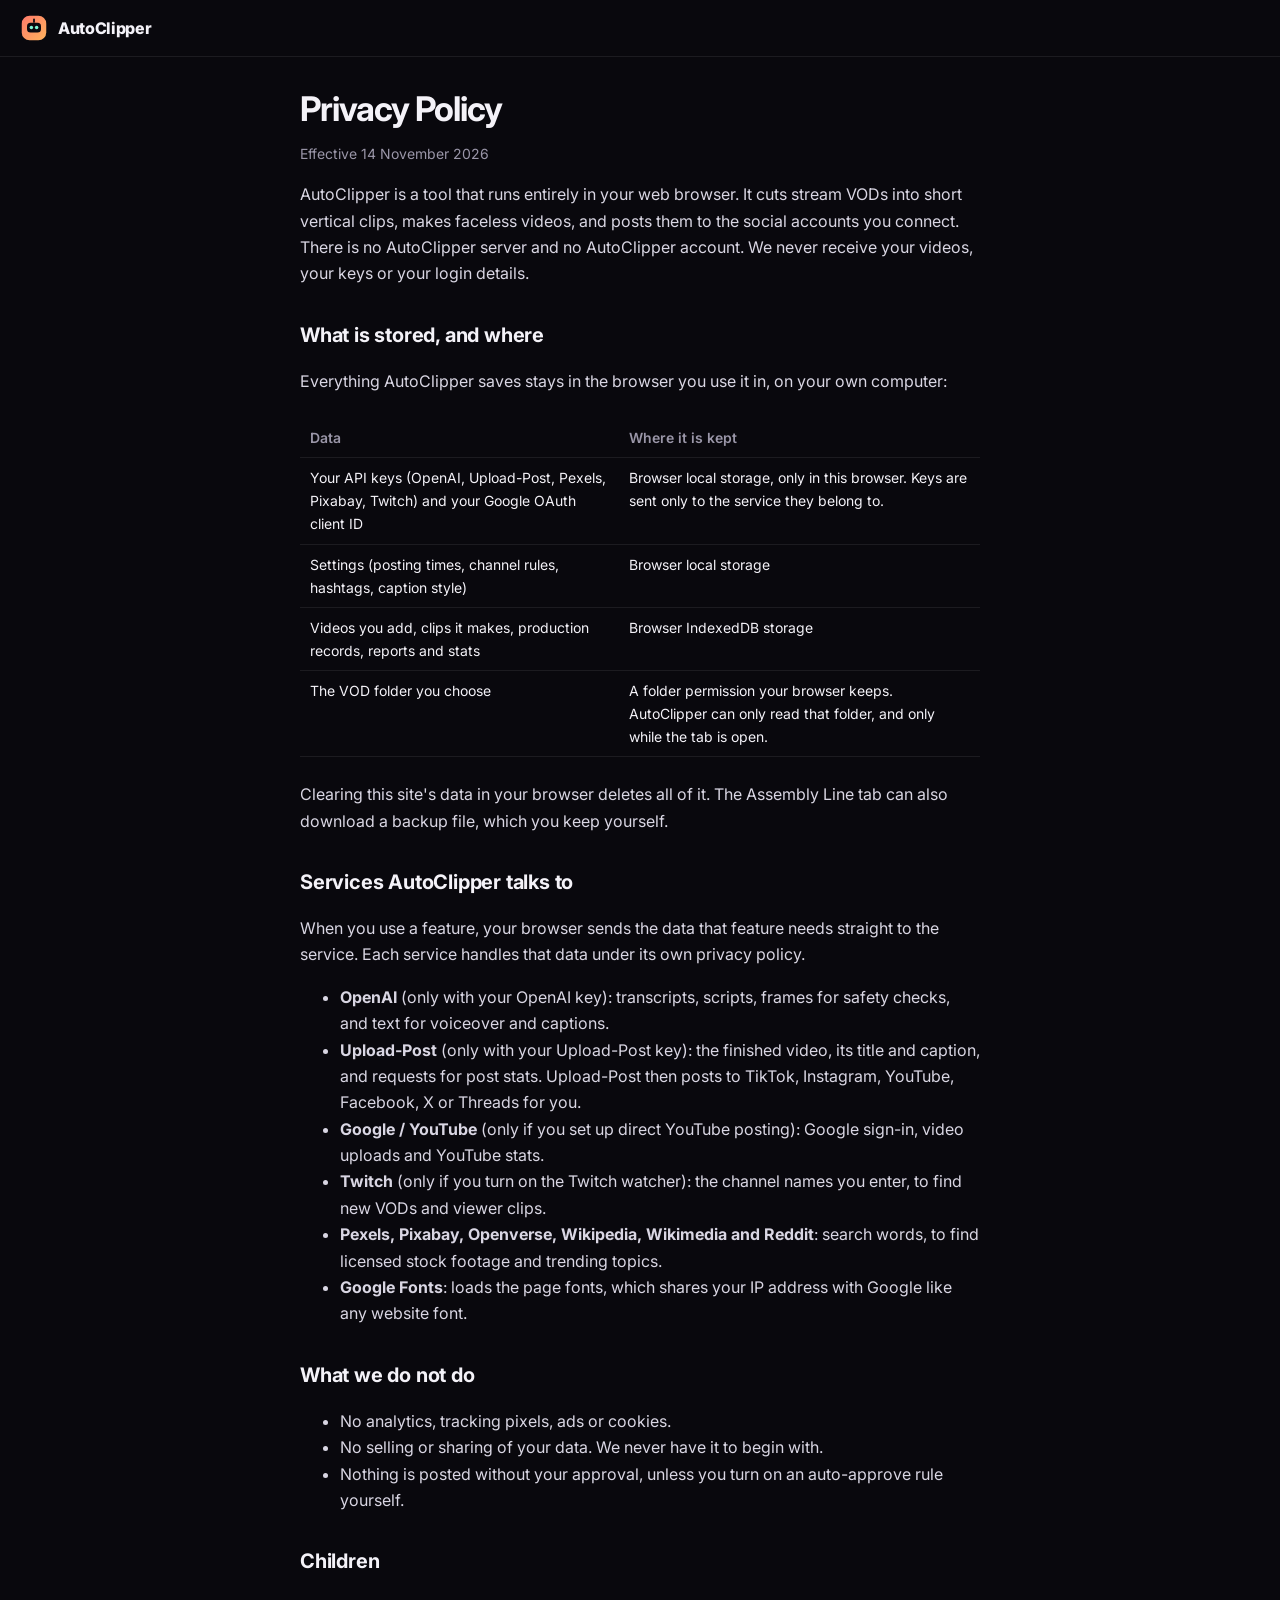
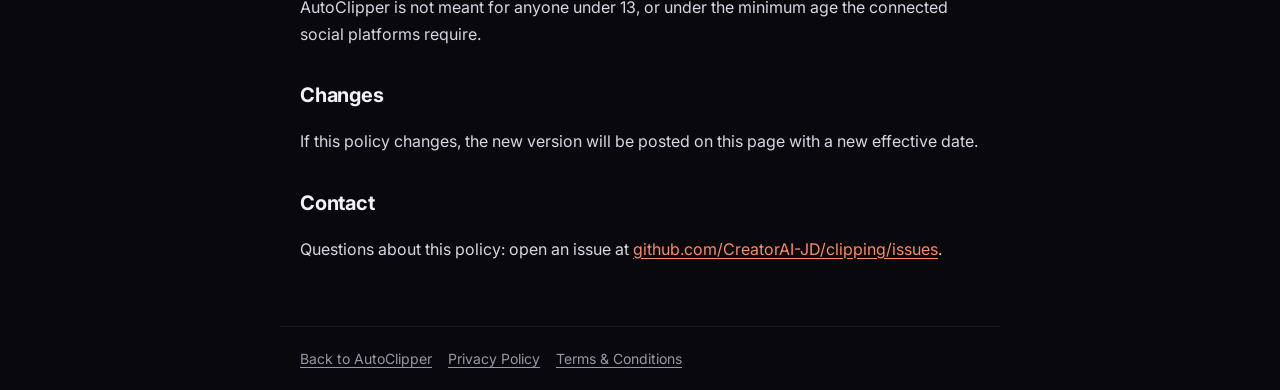
<file: privacy.html>
<!doctype html>
<html lang="en">
<head>
<meta charset="utf-8">
<meta name="viewport" content="width=device-width,initial-scale=1">
<meta name="theme-color" content="#09080d">
<link rel="icon" href="favicon.svg" type="image/svg+xml">
<link rel="icon" href="favicon-32.png" sizes="32x32" type="image/png">
<link rel="apple-touch-icon" href="apple-touch-icon.png">
<link rel="stylesheet" href="https://fonts.googleapis.com/css2?family=Inter:wght@400;600;800&display=swap">
<link rel="stylesheet" href="legal.css">
<title>Privacy Policy · AutoClipper</title>
<meta name="description" content="What AutoClipper stores, where it is stored, and which services it talks to.">
</head>
<body>
<header><a href="./"><img src="favicon.svg" alt="" width="28" height="28"><span translate="no">AutoClipper</span></a></header>
<main>
<h1>Privacy Policy</h1>
<p class="muted">Effective 14 November 2026</p>

<p>AutoClipper is a tool that runs entirely in your web browser. It cuts stream VODs into short vertical clips, makes faceless videos, and posts them to the social accounts you connect. There is no AutoClipper server and no AutoClipper account. We never receive your videos, your keys or your login details.</p>

<h2>What is stored, and where</h2>
<p>Everything AutoClipper saves stays in the browser you use it in, on your own computer:</p>
<div class="wrap"><table>
<thead><tr><th>Data</th><th>Where it is kept</th></tr></thead>
<tbody>
<tr><td>Your API keys (OpenAI, Upload-Post, Pexels, Pixabay, Twitch) and your Google OAuth client ID</td><td>Browser local storage, only in this browser. Keys are sent only to the service they belong to.</td></tr>
<tr><td>Settings (posting times, channel rules, hashtags, caption style)</td><td>Browser local storage</td></tr>
<tr><td>Videos you add, clips it makes, production records, reports and stats</td><td>Browser IndexedDB storage</td></tr>
<tr><td>The VOD folder you choose</td><td>A folder permission your browser keeps. AutoClipper can only read that folder, and only while the tab is open.</td></tr>
</tbody>
</table></div>
<p>Clearing this site's data in your browser deletes all of it. The Assembly Line tab can also download a backup file, which you keep yourself.</p>

<h2>Services AutoClipper talks to</h2>
<p>When you use a feature, your browser sends the data that feature needs straight to the service. Each service handles that data under its own privacy policy.</p>
<ul>
<li><b>OpenAI</b> (only with your OpenAI key): transcripts, scripts, frames for safety checks, and text for voiceover and captions.</li>
<li><b>Upload-Post</b> (only with your Upload-Post key): the finished video, its title and caption, and requests for post stats. Upload-Post then posts to TikTok, Instagram, YouTube, Facebook, X or Threads for you.</li>
<li><b>Google / YouTube</b> (only if you set up direct YouTube posting): Google sign-in, video uploads and YouTube stats.</li>
<li><b>Twitch</b> (only if you turn on the Twitch watcher): the channel names you enter, to find new VODs and viewer clips.</li>
<li><b>Pexels, Pixabay, Openverse, Wikipedia, Wikimedia and Reddit</b>: search words, to find licensed stock footage and trending topics.</li>
<li><b>Google Fonts</b>: loads the page fonts, which shares your IP address with Google like any website font.</li>
</ul>

<h2>What we do not do</h2>
<ul>
<li>No analytics, tracking pixels, ads or cookies.</li>
<li>No selling or sharing of your data. We never have it to begin with.</li>
<li>Nothing is posted without your approval, unless you turn on an auto-approve rule yourself.</li>
</ul>

<h2>Children</h2>
<p>AutoClipper is not meant for anyone under 13, or under the minimum age the connected social platforms require.</p>

<h2>Changes</h2>
<p>If this policy changes, the new version will be posted on this page with a new effective date.</p>

<h2>Contact</h2>
<p>Questions about this policy: open an issue at <a href="https://github.com/CreatorAI-JD/clipping/issues">github.com/CreatorAI-JD/clipping/issues</a>.</p>
</main>
<footer>
  <a href="./">Back to AutoClipper</a>
  <a href="privacy.html">Privacy Policy</a>
  <a href="terms.html">Terms &amp; Conditions</a>
</footer>
</body>
</html>
</file>
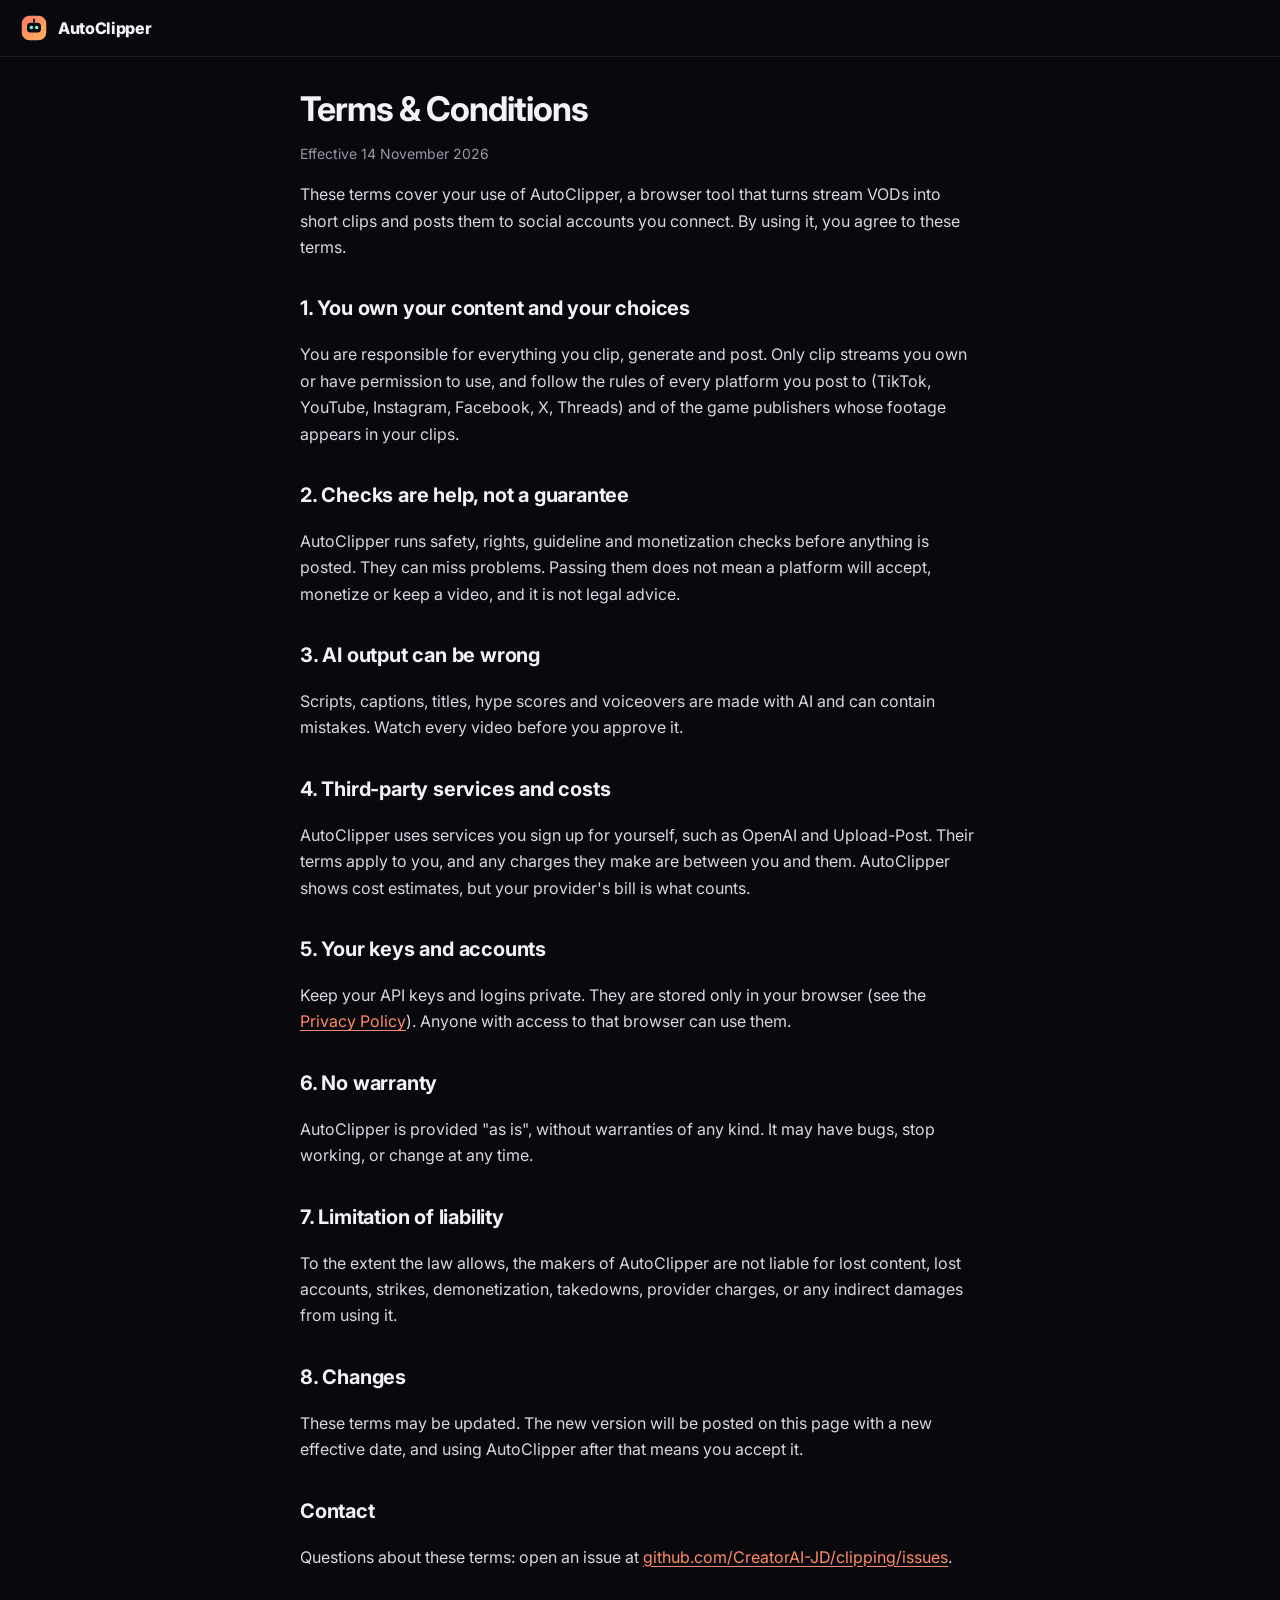
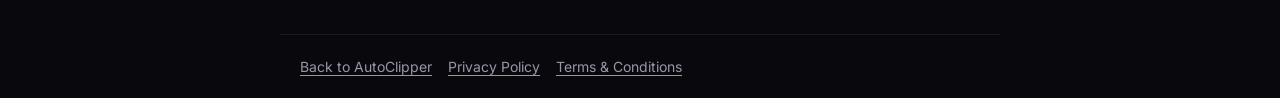
<file: terms.html>
<!doctype html>
<html lang="en">
<head>
<meta charset="utf-8">
<meta name="viewport" content="width=device-width,initial-scale=1">
<meta name="theme-color" content="#09080d">
<link rel="icon" href="favicon.svg" type="image/svg+xml">
<link rel="icon" href="favicon-32.png" sizes="32x32" type="image/png">
<link rel="apple-touch-icon" href="apple-touch-icon.png">
<link rel="stylesheet" href="https://fonts.googleapis.com/css2?family=Inter:wght@400;600;800&display=swap">
<link rel="stylesheet" href="legal.css">
<title>Terms &amp; Conditions · AutoClipper</title>
<meta name="description" content="The terms for using AutoClipper, a browser tool that clips stream VODs and posts them to your social accounts.">
</head>
<body>
<header><a href="./"><img src="favicon.svg" alt="" width="28" height="28"><span translate="no">AutoClipper</span></a></header>
<main>
<h1>Terms &amp; Conditions</h1>
<p class="muted">Effective 14 November 2026</p>

<p>These terms cover your use of AutoClipper, a browser tool that turns stream VODs into short clips and posts them to social accounts you connect. By using it, you agree to these terms.</p>

<h2>1. You own your content and your choices</h2>
<p>You are responsible for everything you clip, generate and post. Only clip streams you own or have permission to use, and follow the rules of every platform you post to (TikTok, YouTube, Instagram, Facebook, X, Threads) and of the game publishers whose footage appears in your clips.</p>

<h2>2. Checks are help, not a guarantee</h2>
<p>AutoClipper runs safety, rights, guideline and monetization checks before anything is posted. They can miss problems. Passing them does not mean a platform will accept, monetize or keep a video, and it is not legal advice.</p>

<h2>3. AI output can be wrong</h2>
<p>Scripts, captions, titles, hype scores and voiceovers are made with AI and can contain mistakes. Watch every video before you approve it.</p>

<h2>4. Third-party services and costs</h2>
<p>AutoClipper uses services you sign up for yourself, such as OpenAI and Upload-Post. Their terms apply to you, and any charges they make are between you and them. AutoClipper shows cost estimates, but your provider's bill is what counts.</p>

<h2>5. Your keys and accounts</h2>
<p>Keep your API keys and logins private. They are stored only in your browser (see the <a href="privacy.html">Privacy Policy</a>). Anyone with access to that browser can use them.</p>

<h2>6. No warranty</h2>
<p>AutoClipper is provided "as is", without warranties of any kind. It may have bugs, stop working, or change at any time.</p>

<h2>7. Limitation of liability</h2>
<p>To the extent the law allows, the makers of AutoClipper are not liable for lost content, lost accounts, strikes, demonetization, takedowns, provider charges, or any indirect damages from using it.</p>

<h2>8. Changes</h2>
<p>These terms may be updated. The new version will be posted on this page with a new effective date, and using AutoClipper after that means you accept it.</p>

<h2>Contact</h2>
<p>Questions about these terms: open an issue at <a href="https://github.com/CreatorAI-JD/clipping/issues">github.com/CreatorAI-JD/clipping/issues</a>.</p>
</main>
<footer>
  <a href="./">Back to AutoClipper</a>
  <a href="privacy.html">Privacy Policy</a>
  <a href="terms.html">Terms &amp; Conditions</a>
</footer>
</body>
</html>
</file>
<file: style.css>
/* ================= THEME ================= */
:root{
  --bg:#09080d;--bg2:#0e0c14;
  --card:rgba(255,255,255,.035);--card-solid:#13111b;--card-hi:rgba(255,255,255,.06);
  --line:rgba(255,255,255,.08);--line-hi:rgba(255,255,255,.16);
  --text:#f4f2f8;--muted:#9a96a8;
  --violet:#b69cff;--coral:#ff7a6b;--mint:#7cf7d4;--sun:#ffe08a;
  --accent:#ff8a65;
  --grad:linear-gradient(135deg,#ff7a6b 0%,#ffb35c 100%);
  --red:#ff5c6c;--green:#3fcf9f;
  --radius:18px;
  --font:'Inter',system-ui,-apple-system,'Segoe UI',Roboto,sans-serif;
  --serif:'Instrument Serif',Georgia,serif;
}
*{box-sizing:border-box}
html{color-scheme:dark}
body{margin:0;background:var(--bg);color:var(--text);font:15px/1.55 var(--font);-webkit-font-smoothing:antialiased;min-height:100vh;position:relative;overflow-x:hidden}
.bg-glow{position:fixed;inset:0;pointer-events:none;z-index:0;
  background:
    radial-gradient(600px 380px at 15% -5%,rgba(255,138,101,.18),transparent 70%),
    radial-gradient(520px 360px at 95% 10%,rgba(255,122,107,.12),transparent 70%),
    radial-gradient(700px 500px at 50% 110%,rgba(124,247,212,.06),transparent 70%)}
.bg-glow:after{content:"";position:absolute;inset:0;opacity:.35;
  background-image:linear-gradient(rgba(255,255,255,.025) 1px,transparent 1px),linear-gradient(90deg,rgba(255,255,255,.025) 1px,transparent 1px);
  background-size:48px 48px;mask-image:radial-gradient(ellipse at 50% 0%,#000 30%,transparent 75%);-webkit-mask-image:radial-gradient(ellipse at 50% 0%,#000 30%,transparent 75%)}
header,main{position:relative;z-index:1}

/* ================= HEADER ================= */
header{position:sticky;top:0;z-index:5;display:flex;flex-wrap:wrap;gap:12px;align-items:center;justify-content:space-between;padding:12px 20px;background:rgba(9,8,13,.72);backdrop-filter:blur(16px) saturate(140%);-webkit-backdrop-filter:blur(16px) saturate(140%);border-bottom:1px solid var(--line)}
.brand{display:flex;align-items:center;gap:10px;font-weight:800;font-size:18px;letter-spacing:-.02em}
.logo{width:30px;height:30px;flex:none}
nav{display:flex;gap:2px;flex-wrap:wrap;padding:4px;border:1px solid var(--line);border-radius:12px;background:rgba(255,255,255,.025)}
nav button{background:none;border:1px solid transparent;color:var(--muted);border-radius:8px;padding:7px 14px;font-weight:500;font-size:14px}
nav button:hover{color:var(--text);filter:none;background:rgba(255,255,255,.04)}
nav button.active{color:var(--text);border-color:var(--line-hi);background:rgba(255,255,255,.08);box-shadow:0 1px 0 rgba(255,255,255,.06) inset}

/* ================= LAYOUT ================= */
main{max-width:1040px;margin:0 auto;padding:28px 20px 60px}
.tab{display:none}.tab.active{display:block;animation:fadeUp .35s ease}
@keyframes fadeUp{from{opacity:0;transform:translateY(6px)}to{opacity:1;transform:none}}
h2{margin:8px 0 6px;font-size:32px;line-height:1.1;letter-spacing:-.03em;font-weight:700}
h3{margin:4px 0;font-size:16px;letter-spacing:-.01em}
.tab>h3{margin:28px 0 10px}
.tab>p.muted{max-width:680px;margin:0 0 18px}
.muted{color:var(--muted)}.small{font-size:13px}
.card{background:var(--card);border:1px solid var(--line);border-radius:var(--radius);padding:20px;display:flex;flex-direction:column;gap:14px;margin-bottom:16px;box-shadow:0 1px 0 rgba(255,255,255,.04) inset,0 20px 40px -24px rgba(0,0,0,.6)}
details.card{display:block}
.card>button{align-self:flex-start}
details.card[open]>*:not(summary){margin-top:12px}
label{display:flex;flex-direction:column;gap:6px;font-size:13px;color:var(--muted);font-weight:500}
input,select,textarea{background:rgba(0,0,0,.35);color:var(--text);border:1px solid var(--line);border-radius:12px;padding:10px 12px;font:inherit;transition:border-color .15s,box-shadow .15s}
input:focus,select:focus,textarea:focus{outline:none;border-color:rgba(255,138,101,.6);box-shadow:0 0 0 3px rgba(255,138,101,.15)}
input[type=color]{padding:3px;height:42px}
input[type=checkbox]{accent-color:var(--accent);width:16px;height:16px}
button{background:rgba(255,255,255,.06);color:var(--text);border:1px solid var(--line-hi);border-radius:10px;padding:9px 16px;font:inherit;font-weight:500;cursor:pointer;transition:transform .12s,background .15s,box-shadow .2s,filter .15s}
button:hover{background:rgba(255,255,255,.1)}
button:active{transform:scale(.98)}
button:disabled{opacity:.45;cursor:not-allowed;transform:none}
button.primary{background:var(--grad);color:#120f1a;border-color:transparent;font-weight:700;box-shadow:0 8px 24px -8px rgba(255,150,92,.55)}
button.primary:hover{filter:brightness(1.08);box-shadow:0 10px 30px -8px rgba(255,150,92,.75)}
.grid3{display:grid;grid-template-columns:repeat(auto-fit,minmax(180px,1fr));gap:14px}
.grid2{display:grid;grid-template-columns:repeat(auto-fit,minmax(min(100%,340px),1fr));gap:14px}
.row{display:flex;gap:8px;flex-wrap:wrap;align-items:center}
.drop{border:1.5px dashed var(--line-hi);border-radius:16px;padding:26px;text-align:center;cursor:pointer;color:var(--text);background:rgba(255,255,255,.02);transition:border-color .2s,background .2s}
.drop.over,.drop:hover{border-color:var(--accent);background:rgba(255,138,101,.06)}
.status{white-space:pre-wrap;font-size:13px;color:var(--muted);min-height:1em}
#waveform{width:100%;background:rgba(0,0,0,.35);border:1px solid var(--line);border-radius:12px;display:none}
.pill{background:var(--grad);color:#120f1a;border-radius:999px;padding:0 7px;font-size:11px;font-weight:800;margin-left:2px}
.filter.active{border-color:var(--accent);background:rgba(255,138,101,.14)}
.sub{border:1px solid var(--line);background:rgba(255,255,255,.02);border-radius:14px;padding:16px;display:flex;flex-direction:column;gap:10px}
.check{flex-direction:row;align-items:center;gap:8px;color:var(--text)}
.log{background:rgba(0,0,0,.35);border:1px solid var(--line);border-radius:14px;padding:12px 14px;font:12px/1.7 ui-monospace,SFMono-Regular,Menlo,monospace;max-height:320px;overflow:auto;white-space:pre-wrap;color:var(--muted)}
.platforms{display:grid;grid-template-columns:repeat(auto-fill,minmax(150px,1fr));gap:10px}
.plat{border:1px solid var(--line);background:rgba(255,255,255,.02);border-radius:14px;padding:12px;font-size:13px}
.plat.on{border-color:rgba(63,207,159,.6);background:rgba(63,207,159,.06)}
.plat b{display:block}
.tagline{font-size:12px;color:var(--muted)}
details summary{cursor:pointer}
code{background:rgba(255,255,255,.06);padding:1px 6px;border-radius:6px;font-size:.9em}
a{color:var(--accent);text-decoration-color:rgba(255,138,101,.4);text-underline-offset:3px}
ol{padding-left:20px;margin:0}

/* ================= QUEUE ================= */
.queue{display:grid;grid-template-columns:repeat(auto-fill,minmax(220px,1fr));gap:16px;margin-top:16px}
.item{background:var(--card);border:1px solid var(--line);border-radius:22px;overflow:hidden;display:flex;flex-direction:column;padding:8px;transition:border-color .2s,transform .2s,box-shadow .2s}
.item:hover{border-color:rgba(255,138,101,.5);transform:translateY(-3px);box-shadow:0 18px 40px -18px rgba(255,138,101,.45)}
.item video{width:100%;aspect-ratio:9/16;background:#000;object-fit:contain;border-radius:16px;border:3px solid #1d1a29;box-shadow:0 0 0 1px #4b4366}
.item .body strong{line-height:1.35}
.item.s-pending .st{background:rgba(255,224,138,.12);color:var(--sun)}
.item.s-approved .st{background:rgba(255,138,101,.14);color:var(--accent)}
.item.s-scheduled .st{background:rgba(124,247,212,.1);color:var(--mint)}
.item.s-posted .st{background:rgba(63,207,159,.14);color:var(--green)}
.item.s-failed .st{background:rgba(255,92,108,.14);color:var(--red)}
.item.s-rejected{opacity:.7}
.item .body{padding:12px;display:flex;flex-direction:column;gap:8px}
.item textarea{font-size:13px}
.item .row button{flex:1;padding:7px 8px;white-space:nowrap}
.ok{background:var(--green)!important;border-color:var(--green)!important;color:#06140f!important;font-weight:700}
.no{background:var(--red)!important;border-color:var(--red)!important;color:#fff!important}
.empty{color:var(--muted);padding:40px;text-align:center;grid-column:1/-1;border:1px dashed var(--line);border-radius:var(--radius)}
.st{font-size:12px;border-radius:999px;padding:2px 9px;background:rgba(255,255,255,.07);align-self:flex-start}
#renderCanvas,#vodVideo{position:fixed;left:-10000px;top:0;width:10px;height:10px;pointer-events:none}

/* ================= BADGE / SWITCH ================= */
.badge{font-size:11px;border-radius:999px;padding:3px 10px;font-weight:700;letter-spacing:.02em;display:inline-flex;align-items:center;gap:6px}
.badge:before{content:"";width:6px;height:6px;border-radius:50%;background:currentColor}
.badge.off{background:rgba(255,255,255,.06);color:var(--muted);border:1px solid var(--line)}
.badge.on{background:rgba(63,207,159,.14);color:var(--green);border:1px solid rgba(63,207,159,.4)}
.badge.on:before{animation:pulse 1.6s ease-in-out infinite}
@keyframes pulse{0%,100%{box-shadow:0 0 0 0 rgba(63,207,159,.6)}50%{box-shadow:0 0 0 5px rgba(63,207,159,0)}}
.toggle-row{display:flex;gap:14px;align-items:center}
.switch{position:relative;width:58px;height:32px;flex:none}
.switch input{display:none}
.switch span{position:absolute;inset:0;background:rgba(255,255,255,.1);border:1px solid var(--line-hi);border-radius:999px;cursor:pointer;transition:background .25s,border-color .25s,box-shadow .25s}
.switch span:before{content:"";position:absolute;width:24px;height:24px;left:3px;top:3px;background:#fff;border-radius:50%;transition:transform .25s cubic-bezier(.3,1.5,.6,1);box-shadow:0 2px 6px rgba(0,0,0,.4)}
.switch input:checked+span{background:var(--grad);border-color:transparent;box-shadow:0 0 20px -4px rgba(255,150,92,.7)}
.switch input:checked+span:before{transform:translateX(26px)}

/* ================= AUTOPILOT HERO ================= */
.hero{display:grid;grid-template-columns:minmax(0,1fr) minmax(0,1.15fr);gap:28px;align-items:center;margin:4px 0 24px}
.hero-copy{display:flex;flex-direction:column;gap:14px}
.hero-copy p{margin:0}
.eyebrow{align-self:flex-start;display:inline-flex;align-items:center;gap:8px;font-size:12px;font-weight:600;letter-spacing:.06em;text-transform:uppercase;color:var(--muted);border:1px solid var(--line);border-radius:999px;padding:5px 12px;background:rgba(255,255,255,.03)}
.dot{width:7px;height:7px;border-radius:50%;background:var(--muted);display:inline-block;flex:none}
.awake .dot{background:var(--green);animation:pulse 1.6s ease-in-out infinite}
.hero-title{font-size:clamp(34px,5vw,52px);margin:0;letter-spacing:-.04em;line-height:1.02}
.hero-title em{font-family:var(--serif);font-style:italic;font-weight:400;letter-spacing:-.01em;background:var(--grad);-webkit-background-clip:text;background-clip:text;color:transparent;padding-right:4px}
.hero .toggle-row{margin-top:4px;padding:14px 16px;border:1px solid var(--line);border-radius:16px;background:var(--card)}
.workshop{position:relative;border:1px solid var(--line);border-radius:22px;overflow:hidden;background:linear-gradient(180deg,#15121f 0%,#0d0b13 100%);box-shadow:0 30px 60px -30px rgba(0,0,0,.8),0 0 0 1px rgba(255,255,255,.02) inset}
.workshop:before{content:"";position:absolute;inset:-1px;border-radius:inherit;padding:1px;background:var(--grad);opacity:0;transition:opacity .5s;pointer-events:none;-webkit-mask:linear-gradient(#000 0 0) content-box,linear-gradient(#000 0 0);-webkit-mask-composite:xor;mask-composite:exclude}
.awake .workshop:before{opacity:.7}
.workshop svg{display:block;width:100%;height:auto}
.ws-status{position:absolute;left:12px;bottom:10px;display:flex;align-items:center;gap:8px;font-size:12px;font-weight:600;color:var(--muted);background:rgba(9,8,13,.7);backdrop-filter:blur(6px);border:1px solid var(--line);border-radius:999px;padding:4px 10px;max-width:calc(100% - 210px)}
.ws-status #wsStatus{overflow:hidden;text-overflow:ellipsis;white-space:nowrap}
.awake .ws-status{color:var(--text)}
.ws-hint{position:absolute;right:12px;bottom:10px;font-size:11px;font-weight:600;color:var(--muted);background:rgba(9,8,13,.6);border:1px solid var(--line);border-radius:999px;padding:3px 9px;pointer-events:none}
.ws-hot{fill:transparent;stroke:transparent;stroke-width:1.5;cursor:pointer;transition:fill .2s,stroke .2s;outline:none}
.ws-hot:hover,.ws-hot:focus-visible{fill:rgba(255,138,101,.07);stroke:rgba(255,138,101,.55);stroke-dasharray:5 4}
.ws-hot.sel{fill:rgba(255,138,101,.1);stroke:var(--accent);stroke-dasharray:none}
.ws-tip{position:absolute;transform:translate(-50%,calc(-100% - 6px));background:#f4f2f8;color:#120f1a;font-size:12px;font-weight:700;padding:4px 10px;border-radius:999px;white-space:nowrap;pointer-events:none;opacity:0;transition:opacity .15s;z-index:2}
.ws-tip.show{opacity:1}

/* ---- workshop animation (all paused unless Autopilot is on) ---- */
.workshop .anim{transform-box:fill-box;animation-play-state:paused}
/* awake = Autopilot on or any job running: robots breathe and blink */
.awake .workshop :is(.ws-bob,.ws-blink,.ws-led,.ws-antenna,.ws-lamp,.ws-drone,.ws-prop){animation-play-state:running}
/* the belt only moves while a video is really being made */
:is(.job-cut,.job-faceless) .workshop :is(.ws-belt-line,.ws-wheel,.ws-clip){animation-play-state:running}
.job-cut .workshop :is(.ws-arm-cut,.ws-snip-a,.ws-snip-b,.ws-sparks){animation-play-state:running}
:is(.job-cut,.job-faceless) .workshop :is(.ws-stamp,.ws-caption-pop){animation-play-state:running}
.job-post .workshop :is(.ws-feed,.ws-heart){animation-play-state:running}
.job-post .ws-drone{animation-duration:.9s}
.ws-belt-line{animation:belt .6s linear infinite}
@keyframes belt{to{stroke-dashoffset:-18}}
.ws-wheel{transform-origin:center;animation:spin 1.2s linear infinite;stroke-dasharray:4 3}
@keyframes spin{to{transform:rotate(360deg)}}
.ws-clip{animation:ride 7.2s linear infinite}
@keyframes ride{0%{transform:translateX(16px);opacity:0}6%{opacity:1}88%{opacity:1}100%{transform:translateX(364px);opacity:0}}
.ws-bob{animation:bob 1.2s ease-in-out infinite}
@keyframes bob{0%,100%{transform:translateY(0)}50%{transform:translateY(-3px)}}
.ws-blink{transform-origin:center;animation:blink 3.6s infinite}
@keyframes blink{0%,92%,100%{transform:scaleY(1)}95%{transform:scaleY(.1)}}
.ws-led{animation:led .9s steps(1) infinite}
@keyframes led{50%{opacity:.25}}
.ws-antenna{animation:led 1.4s steps(1) infinite}
.ws-arm-cut{transform-origin:0% 50%;animation:chop 1.2s ease-in-out infinite}
@keyframes chop{0%,100%{transform:rotate(-14deg)}45%,55%{transform:rotate(10deg)}}
.ws-snip-a{transform-origin:0% 100%;animation:snipA .3s ease-in-out infinite alternate}
.ws-snip-b{transform-origin:0% 0%;animation:snipB .3s ease-in-out infinite alternate}
@keyframes snipA{to{transform:rotate(14deg)}}
@keyframes snipB{to{transform:rotate(-14deg)}}
.ws-sparks{transform-origin:center;opacity:0;animation:spark 1.2s ease-out infinite}
@keyframes spark{0%,40%{opacity:0;transform:scale(.4)}50%{opacity:1;transform:scale(1)}75%,100%{opacity:0;transform:scale(1.6)}}
.ws-stamp{animation:stamp 1.2s cubic-bezier(.5,0,.3,1) infinite}
@keyframes stamp{0%,100%{transform:translateY(-6px)}45%{transform:translateY(8px)}55%{transform:translateY(8px)}}
.ws-caption-pop{transform-origin:center bottom;opacity:0;animation:pop 2.4s ease-out infinite}
@keyframes pop{0%,35%{opacity:0;transform:translateY(8px) scale(.6)}45%{opacity:1;transform:translateY(0) scale(1.05)}70%{opacity:1;transform:translateY(-4px) scale(1)}85%,100%{opacity:0;transform:translateY(-10px)}}
.ws-drone{animation:hover 2.4s ease-in-out infinite}
@keyframes hover{0%,100%{transform:translate(0,0)}50%{transform:translate(-6px,-6px)}}
.ws-prop{transform-origin:center;animation:prop .15s linear infinite alternate}
@keyframes prop{to{transform:scaleX(.25)}}
.ws-feed{animation:feed 4.8s cubic-bezier(.7,0,.3,1) infinite}
@keyframes feed{0%,30%{transform:translateY(0)}45%,80%{transform:translateY(-92px)}95%,100%{transform:translateY(-184px)}}
.ws-heart{transform-origin:center;opacity:0;animation:float 3s ease-out infinite}
@keyframes float{0%{opacity:0;transform:translateY(10px) scale(.5)}20%{opacity:1;transform:translateY(0) scale(1)}100%{opacity:0;transform:translateY(-40px) scale(.9)}}
.ws-lamp{transform-origin:50% 0%;animation:sway 4s ease-in-out infinite}
@keyframes sway{0%,100%{transform:rotate(-2deg)}50%{transform:rotate(2deg)}}
.ws-beam{opacity:.25;transition:opacity .6s}
.awake .ws-beam{opacity:1}
.ws-sign-dot{fill:#5a4f80;transition:fill .4s}
.awake .ws-sign-dot{fill:#3fcf9f}

/* sleepy state */
.ws-eyes-shut{opacity:1;transition:opacity .3s}
.ws-eyes-open{opacity:0;transition:opacity .3s}
.awake .ws-eyes-shut{opacity:0}
.awake .ws-eyes-open{opacity:1}
.ws-bot,.ws-drone,.ws-phone{transition:filter .6s}
body:not(.awake) .ws-bot,body:not(.awake) .ws-phone{filter:saturate(.45) brightness(.8)}
body:not(.awake) .ws-drone{filter:saturate(.45) brightness(.8)}
.ws-clips,.ws-hearts{transition:opacity .4s}
body:not(.job-post) .ws-hearts{opacity:0}
.ws-zzz{opacity:1;transition:opacity .4s}
.awake .ws-zzz{opacity:0}
.ws-z{transform-box:fill-box;transform-origin:center;animation:zzz 2.4s ease-in-out infinite;opacity:0}
@keyframes zzz{0%{opacity:0;transform:translate(0,4px) scale(.7)}30%{opacity:.9}100%{opacity:0;transform:translate(8px,-12px) scale(1.1)}}

@media (prefers-reduced-motion:reduce){
  .workshop .anim,.ws-z,.badge.on:before,.awake .dot,.tab.active{animation:none!important}
}

/* ================= ICONS ================= */
.i{width:16px;height:16px;flex:none;fill:none;stroke:currentColor;stroke-width:2;stroke-linecap:round;stroke-linejoin:round;vertical-align:-3px;margin-right:6px}
nav button{display:inline-flex;align-items:center}
nav button .i{opacity:.75}
nav button.active .i{opacity:1;color:var(--accent)}
.sub h3{display:flex;align-items:center}
.sub h3 .i{width:18px;height:18px;color:var(--accent);margin-right:8px}

/* ================= STATS ================= */
.stats{display:grid;grid-template-columns:repeat(5,minmax(0,1fr));gap:12px;margin:0 0 16px}
.stat{display:flex;flex-direction:column;align-items:flex-start;gap:2px;text-align:left;border-radius:16px;padding:14px 16px;background:var(--card);border:1px solid var(--line)}
.stat:hover{background:var(--card-hi);border-color:var(--line-hi)}
.stat.sel{border-color:var(--accent);box-shadow:0 0 0 3px rgba(255,138,101,.12)}
.stat-n{font-size:30px;font-weight:800;letter-spacing:-.03em;line-height:1.1;background:var(--grad);-webkit-background-clip:text;background-clip:text;color:transparent}
.stat-l{font-size:12px;color:var(--muted);font-weight:500}

/* ================= STATION PANEL ================= */
.station{border-color:rgba(255,138,101,.35);animation:fadeUp .25s ease}
.station[hidden]{display:none}
.station-head{display:flex;justify-content:space-between;align-items:flex-start;gap:12px}
.station-head h3{font-size:20px;margin:2px 0 0}
.station-kicker{font-size:11px;font-weight:700;letter-spacing:.08em;text-transform:uppercase;color:var(--accent)}
.station-x{padding:6px 11px;line-height:1}
.station-now{display:flex;align-items:center;gap:8px;font-size:13px;color:var(--muted);background:rgba(0,0,0,.3);border:1px solid var(--line);border-radius:12px;padding:9px 12px}
.station-now.busy{color:var(--text);border-color:rgba(63,207,159,.4);background:rgba(63,207,159,.06)}
.now-dot{width:8px;height:8px;border-radius:50%;background:var(--green);flex:none;animation:pulse 1.6s ease-in-out infinite}
.now-dot.idle{background:var(--muted);animation:none}
.station-body{display:flex;flex-direction:column;gap:12px}
.station-body h4{margin:4px 0 0;font-size:13px;color:var(--muted);font-weight:600;text-transform:uppercase;letter-spacing:.06em}
.facts{display:grid;grid-template-columns:repeat(auto-fit,minmax(150px,1fr));gap:10px}
.fact{border:1px solid var(--line);border-radius:12px;padding:10px 12px;background:rgba(255,255,255,.02);display:flex;flex-direction:column;gap:2px;min-width:0}
.fact span{font-size:12px;color:var(--muted)}
.fact b{font-size:15px;overflow:hidden;text-overflow:ellipsis;white-space:nowrap}
.live-wrap{position:relative;align-self:flex-start;border-radius:18px;padding:6px;background:#1d1a29;border:2px solid #4b4366}
.live-wrap[hidden]{display:none}
.live-wrap canvas{display:block;width:162px;height:288px;border-radius:12px;background:#000}
.live-tag{position:absolute;top:14px;left:14px;font-size:10px;font-weight:800;letter-spacing:.06em;color:#fff;background:var(--red);border-radius:6px;padding:2px 6px}
.stage{display:flex;gap:16px;align-items:flex-start;flex-wrap:wrap}
.stage-r{flex:1;min-width:240px;display:flex;flex-direction:column;gap:10px}
.mini-grid{display:grid;grid-template-columns:repeat(auto-fill,minmax(118px,1fr));gap:10px}
.mini{display:flex;flex-direction:column;gap:4px;padding:6px;border-radius:14px;text-align:left;background:rgba(255,255,255,.03);border:1px solid var(--line);min-width:0}
.mini:hover{border-color:var(--accent);box-shadow:0 0 24px -8px rgba(255,138,101,.6);background:rgba(255,138,101,.06)}
.mini video{width:100%;aspect-ratio:9/16;object-fit:cover;border-radius:10px;background:#000;pointer-events:none}
.mini-t{font-size:12px;font-weight:600;overflow:hidden;text-overflow:ellipsis;white-space:nowrap}
.mini-s{font-size:11px;color:var(--muted);overflow:hidden;text-overflow:ellipsis;white-space:nowrap}
.chips{display:flex;flex-wrap:wrap;gap:6px}
.chip{font-size:12px;border-radius:999px;padding:4px 10px;border:1px solid var(--line);color:var(--muted)}
.chip.on{color:var(--green);border-color:rgba(63,207,159,.45);background:rgba(63,207,159,.08)}
.sched-list{display:flex;flex-direction:column;border:1px solid var(--line);border-radius:12px;overflow:hidden}
.sched{display:flex;gap:12px;padding:9px 12px;font-size:13px;border-top:1px solid var(--line);min-width:0}
.sched:first-child{border-top:0}
.sched b{flex:none;color:var(--accent);font-weight:600}
.sched span{overflow:hidden;text-overflow:ellipsis;white-space:nowrap}

/* ================= EMPTY STATES ================= */
.empty{display:flex;flex-direction:column;align-items:center;gap:6px}
.empty-bot{width:120px;height:90px}
.eb-z{animation:zzz 2.4s ease-in-out infinite;transform-box:fill-box;font-family:var(--font)}

/* ================= STATS TAB ================= */
.stats-head{display:flex;justify-content:space-between;align-items:flex-end;gap:16px;flex-wrap:wrap}
.stats-head p{max-width:600px;margin:0}
#statUpdated{margin:8px 0 14px}
.kpis,.ghost-grid{display:grid;grid-template-columns:repeat(5,minmax(0,1fr));gap:12px;margin-bottom:16px}
.kpi{display:flex;flex-direction:column;gap:2px;border-radius:16px;padding:16px;background:var(--card);border:1px solid var(--line);min-width:0}
.kpi-n{font-size:30px;font-weight:800;letter-spacing:-.03em;line-height:1.1;color:var(--text)}
.kpi-l{font-size:13px;color:var(--text);font-weight:600}
.kpi-s{font-size:11px;color:var(--muted)}
.kpi.ghost{opacity:.45;border-style:dashed}
.ghost-grid{margin:4px 0 0}
.stats-empty{gap:18px}
.chart-head{display:flex;justify-content:space-between;align-items:baseline;gap:8px}
.chart{position:relative}
.chart svg{display:block;width:100%;height:220px;overflow:visible}
.cg{stroke:rgba(255,255,255,.07);stroke-width:1;vector-effect:non-scaling-stroke}
.ct{fill:var(--muted);font:11px var(--font)}
.cx{stroke:rgba(255,255,255,.25);stroke-width:1;vector-effect:non-scaling-stroke;opacity:0}
.cdot{position:absolute;width:10px;height:10px;border-radius:50%;background:#b69cff;box-shadow:0 0 0 2px var(--bg);transform:translate(-50%,-50%);opacity:0;pointer-events:none}
.ctip{position:absolute;transform:translate(-50%,calc(-100% - 12px));background:#f4f2f8;color:#120f1a;font-size:12px;line-height:1.35;padding:6px 10px;border-radius:10px;pointer-events:none;opacity:0;white-space:nowrap}
.ctip span{color:#5a5566}
.chart.hover .cx,.chart.hover .cdot,.chart.hover .ctip{opacity:1}
.ctable{display:grid;grid-template-columns:auto auto;gap:2px 16px;margin-top:8px;max-height:200px;overflow:auto;justify-content:start}
.ptable{display:flex;flex-direction:column;border:1px solid var(--line);border-radius:12px;overflow:hidden;overflow-x:auto}
.pr{display:grid;grid-template-columns:1.2fr .9fr 1.6fr .8fr .8fr .8fr;gap:10px;padding:10px 14px;font-size:13px;border-top:1px solid var(--line);align-items:center;min-width:560px}
.pr:first-child{border-top:0}
.ph{color:var(--muted);font-size:12px;background:rgba(255,255,255,.02)}
.barcell{display:flex;align-items:center;gap:8px}
.barcell i{display:block;height:8px;border-radius:0 4px 4px 0;background:#b69cff;flex:none;max-width:60%}
.topvids{display:grid;grid-template-columns:repeat(auto-fill,minmax(300px,1fr));gap:12px}
.topvid{position:relative;display:flex;gap:12px;padding:10px;border:1px solid var(--line);border-radius:16px;background:rgba(255,255,255,.02);transition:border-color .2s,box-shadow .2s}
.topvid:hover{border-color:rgba(255,138,101,.5);box-shadow:0 0 24px -10px rgba(255,138,101,.6)}
.topvid video{width:72px;aspect-ratio:9/16;object-fit:cover;border-radius:10px;background:#000;flex:none}
.rank{position:absolute;top:6px;left:6px;z-index:1;width:22px;height:22px;border-radius:50%;background:var(--grad);color:#120f1a;font-size:12px;font-weight:800;display:grid;place-items:center}
.tv-body{display:flex;flex-direction:column;gap:6px;min-width:0}
.tv-body b{overflow:hidden;text-overflow:ellipsis;white-space:nowrap}
.tv-nums{display:flex;flex-wrap:wrap;gap:4px 12px;font-size:13px}
.tv-links{display:flex;flex-wrap:wrap;gap:4px 10px;font-size:12px}

/* ================= RESPONSIVE ================= */
@media (max-width:820px){
  .hero{grid-template-columns:1fr;gap:18px}
  .stats{grid-template-columns:repeat(2,minmax(0,1fr))}
  .kpis,.ghost-grid{grid-template-columns:repeat(2,minmax(0,1fr))}
}
@media (max-width:600px){
  header{padding:10px 12px}
  nav{width:100%;overflow-x:auto;flex-wrap:nowrap;scrollbar-width:none}
  nav::-webkit-scrollbar{display:none}
  nav button{padding:7px 11px;font-size:13px;white-space:nowrap;flex:none}
  main{padding:20px 14px 48px}
  h2{font-size:26px}
  .card{padding:16px}
  .ws-status{position:static;margin:0 10px 10px;border-radius:12px;max-width:none}
  .ws-status #wsStatus{white-space:normal}
  .ws-hint{display:none}
}
.stats-empty .empty{border:0;padding:16px 0 0}
.stat-warn{display:flex;align-items:center;justify-content:space-between;gap:12px;flex-wrap:wrap;white-space:pre-wrap;font-size:13px;color:#ffd2d6;background:rgba(255,92,108,.1);border:1px solid rgba(255,92,108,.35);border-radius:14px;padding:10px 14px;margin-bottom:14px}
/* publish gate result on Review Queue cards */
.gate{display:block;font-size:12px;line-height:1.35;border-radius:10px;padding:6px 9px;background:rgba(255,255,255,.06)}
.gate.g-PASS{background:rgba(63,207,159,.12);color:var(--green)}
.gate.g-WARNING{background:rgba(255,224,138,.12);color:var(--sun)}
.gate.g-HUMAN_REVIEW,.gate.g-BLOCK{background:rgba(255,92,108,.14);color:var(--red)}

/* ================= DESIGN CHECKLIST POLISH ================= */
/* skip link for keyboard users */
.skip{position:absolute;left:12px;top:-60px;z-index:20;background:var(--text);color:#120f1a;font-weight:700;padding:8px 14px;border-radius:8px;text-decoration:none}
.skip:focus{top:12px}
main:focus{outline:none}
/* icon-only buttons: no gap after the icon */
button[aria-label]>.i:only-child{margin-right:0}
button .i,.btnlike .i{vertical-align:-3px}
.tv-nums .i,.mini-s .i{width:13px;height:13px;margin-right:3px;vertical-align:-2px}
/* SVG icon on the robots' chest plate (was an emoji) */
.fbot .fb-ico{fill:none;stroke:#0f0d16;stroke-width:2.2;stroke-linecap:round;stroke-linejoin:round}
/* native selects: explicit colors so the dropdown list isn't white-on-white on Windows */
select option{background:#13111b;color:var(--text)}
/* footer with legal links */
.site-foot{position:relative;z-index:1;max-width:1040px;margin:0 auto;padding:18px 20px 32px;border-top:1px solid var(--line);display:flex;flex-wrap:wrap;gap:10px 24px;justify-content:space-between;font-size:13px;color:var(--muted)}
.legal-links{display:flex;gap:18px}
.site-foot a{color:var(--muted)}
.site-foot a:hover{color:var(--text)}
.fx-top .hero-title{text-wrap:pretty}
</file>
<file: fx.css>
/* ================= ASSEMBLY LINE + WORKSHOP TAB ================= */
.hero.solo{grid-template-columns:1fr;max-width:720px}
.fx-top{display:flex;justify-content:space-between;align-items:flex-end;gap:18px;flex-wrap:wrap;margin-bottom:18px}
.fx-top>div:first-child{display:flex;flex-direction:column;gap:12px;max-width:640px}
.fx-top p{margin:0}
.stopbtn{background:rgba(255,92,108,.14);border-color:rgba(255,92,108,.6);color:#ffd2d6;font-weight:700}
.stopbtn:hover{background:rgba(255,92,108,.28)}
body.fx-stopped .stopbtn{background:var(--green);border-color:var(--green);color:#06140f}
body.fx-stopped #fxNow{border-color:rgba(255,92,108,.6);background:rgba(255,92,108,.06)}
.ws-title{margin:28px 0 12px}

/* now-working hero (the "loading screen") */
.fx-now{flex-direction:row;align-items:center;gap:24px;padding:22px 26px;min-height:170px;background:radial-gradient(500px 200px at 15% 50%,rgba(255,138,101,.12),transparent 70%),var(--card)}
.now-bot{flex:none;width:130px;display:grid;place-items:center}
.now-txt{flex:1;min-width:0;display:flex;flex-direction:column;gap:6px}
.now-txt h2{margin:0;font-size:clamp(24px,3.4vw,34px)}
.now-txt .kicker{font-size:11px;font-weight:700;letter-spacing:.08em;text-transform:uppercase;color:var(--accent)}
.now-line{font-size:15px;color:var(--text)}
.bar{height:10px;border-radius:99px;background:rgba(255,255,255,.07);overflow:hidden;margin-top:8px;position:relative}
.bar i{display:block;height:100%;border-radius:99px;background:var(--grad);transition:width .6s ease}
.bar.indet i{position:absolute;width:35%;animation:indet 1.4s ease-in-out infinite}
.bar.idle i{width:0}
@keyframes indet{0%{left:-35%}100%{left:100%}}

/* robots */
.fbot{width:64px;height:72px;overflow:visible}
.fbot.big{width:120px;height:135px}
.fbot .fb-shut{display:none}
.fbot.asleep .fb-eyes{display:none}.fbot.asleep .fb-shut{display:block}.fbot.asleep{filter:saturate(.35) brightness(.8)}
.fbot.working{animation:bob .7s ease-in-out infinite}
.fbot.working .fb-arm-l{animation:armL .35s ease-in-out infinite alternate;transform-origin:15px 50px}
.fbot.working .fb-arm-r{animation:armR .35s ease-in-out infinite alternate;transform-origin:49px 50px}
.fbot.working .fb-ant{animation:blinkAnt .5s steps(2) infinite}
.fbot.awake .fb-ant{animation:blinkAnt 1.6s steps(2) infinite}
@keyframes bob{0%,100%{transform:translateY(0)}50%{transform:translateY(-4px)}}
@keyframes armL{from{transform:rotate(-25deg)}to{transform:rotate(20deg)}}
@keyframes armR{from{transform:rotate(25deg)}to{transform:rotate(-20deg)}}
@keyframes blinkAnt{0%{fill-opacity:1}100%{fill-opacity:.25}}
@media (prefers-reduced-motion:reduce){.fbot.working,.fbot .fb-arm-l,.fbot .fb-arm-r,.bar.indet i{animation:none}}

/* the floor: stations along a belt */
.fx-floor{display:grid;grid-template-columns:repeat(5,minmax(0,1fr));gap:12px;margin:16px 0}
.phase{grid-column:1/-1;font-size:11px;font-weight:700;letter-spacing:.1em;text-transform:uppercase;color:var(--muted);margin:8px 0 -4px;display:flex;align-items:center;gap:10px}
.phase:after{content:"";flex:1;height:1px;background:var(--line)}
.stn{position:relative;display:flex;flex-direction:column;align-items:center;gap:2px;padding:14px 8px 18px;border-radius:18px;background:var(--card);border:1px solid var(--line);text-align:center;min-width:0;overflow:hidden}
.stn:hover{border-color:rgba(255,138,101,.5);background:rgba(255,138,101,.06)}
.stn.sel{border-color:var(--accent);box-shadow:0 0 0 1px var(--accent) inset}
.stn-n{position:absolute;top:8px;left:10px;font-size:11px;font-weight:800;color:var(--muted)}
.stn-name{font-weight:700;font-size:13px;line-height:1.25}
.stn-bot{font-size:11px;color:var(--muted)}
.stn-c{font-size:11px;font-weight:700;color:var(--accent);min-height:15px}
.stn-s{position:absolute;bottom:10px;right:10px;font-size:10px;color:var(--muted)}
.stn-ph{position:absolute;top:8px;right:10px;font-size:9px;font-weight:800;letter-spacing:.08em;text-transform:uppercase;opacity:.8}
.belt{position:absolute;left:0;right:0;bottom:0;height:6px;background:repeating-linear-gradient(90deg,#2a2638 0 10px,#1d1a29 10px 20px);opacity:.8}
.stn.busy{border-color:rgba(63,207,159,.7);background:rgba(63,207,159,.07);box-shadow:0 0 30px -10px rgba(63,207,159,.7)}
.stn.busy .belt{animation:belt .6s linear infinite}
.stn.need{border-color:rgba(255,224,138,.7);background:rgba(255,224,138,.06)}
.stn.need .stn-c{color:var(--sun)}
.stn.block{border-color:rgba(255,92,108,.45)}
.stn.has .stn-c{color:var(--mint)}
@keyframes belt{from{background-position:0 0}to{background-position:20px 0}}
.rep-mini{display:flex;gap:8px;align-items:baseline;font-size:13px;padding:7px 10px;border:1px solid var(--line);border-radius:10px;cursor:pointer;flex-wrap:wrap}
.rep-mini:hover{border-color:var(--accent)}
.rep-mini span:last-child{color:var(--muted)}

/* sub navigation */
.subnav{display:flex;gap:4px;flex-wrap:wrap;margin:0 0 16px;padding:4px;border:1px solid var(--line);border-radius:16px;background:rgba(255,255,255,.02)}
.subnav button{border-color:transparent;background:none;color:var(--muted);padding:7px 12px;font-size:14px}
.subnav button.active{color:var(--text);background:rgba(255,255,255,.08);border-color:var(--line-hi)}
.pill[hidden]{display:none}

/* badges */
.vb,.sb{font-size:11px;font-weight:700;border-radius:999px;padding:2px 9px;white-space:nowrap;background:rgba(255,255,255,.07);color:var(--muted);display:inline-block}
.v-pass,.s-live,.s-scheduled{background:rgba(63,207,159,.14);color:var(--green)}
.v-warn,.s-awaiting_approval{background:rgba(255,224,138,.14);color:var(--sun)}
.v-fail,.s-error,.s-rejected{background:rgba(255,92,108,.14);color:var(--red)}
.v-human,.s-needs_human{background:rgba(255,138,101,.16);color:var(--accent)}
.v-block,.s-blocked,.s-stopped{background:rgba(255,122,107,.12);color:var(--coral)}
.s-working,.s-queued{background:rgba(124,247,212,.1);color:var(--mint)}
.s-new{background:rgba(124,247,212,.1);color:var(--mint)}
.sev{font-size:10px;font-weight:800;text-transform:uppercase;letter-spacing:.04em;border-radius:6px;padding:2px 6px;white-space:nowrap;align-self:flex-start}
.sev-high{background:rgba(255,92,108,.18);color:#ff9aa4}.sev-medium{background:rgba(255,224,138,.16);color:var(--sun)}.sev-low{background:rgba(255,255,255,.07);color:var(--muted)}.sev-ok{background:rgba(63,207,159,.14);color:var(--green)}
.items{display:flex;flex-direction:column;border:1px solid var(--line);border-radius:12px;overflow:hidden}
.it{display:grid;grid-template-columns:auto minmax(90px,.35fr) 1fr;gap:10px;padding:8px 12px;font-size:13px;border-top:1px solid var(--line);align-items:baseline}
.it:first-child{border-top:0}
.it-w{color:var(--muted);font-size:12px;overflow-wrap:anywhere}
.it-i{overflow-wrap:anywhere}.it-i em{display:block;font-style:normal;color:var(--muted);font-size:12px;margin-top:2px}
.ok-line{color:var(--green);font-size:13px;margin:4px 0}
.warn-t{color:var(--sun)}
.disc{font-size:12px;color:var(--muted);border-left:2px solid var(--accent);padding:4px 10px;margin:8px 0}

/* lists & tables */
.rtable,.ltable,.dtable{display:flex;flex-direction:column;border:1px solid var(--line);border-radius:14px;overflow:hidden;overflow-x:auto}
.rr{display:grid;grid-template-columns:1.6fr 1.2fr .9fr .5fr .8fr;gap:10px;padding:10px 14px;text-align:left;border:0;border-top:1px solid var(--line);border-radius:0;background:none;font-size:13px;align-items:center;min-width:640px}
.rr:first-child{border-top:0}
button.rr:hover{background:rgba(255,138,101,.06)}
.rr small{display:block;color:var(--muted);overflow:hidden;text-overflow:ellipsis;white-space:nowrap}
.rh,.lh,.dh{color:var(--muted);font-size:12px;background:rgba(255,255,255,.02)}
.lr{display:grid;grid-template-columns:1.4fr 1.2fr 1.2fr .6fr .7fr .6fr;gap:10px;padding:9px 14px;font-size:12.5px;border-top:1px solid var(--line);min-width:720px;align-items:baseline}
.lr:first-child{border-top:0}.lr small{display:block;color:var(--muted)}
.dr{display:grid;grid-template-columns:1.8fr repeat(7,.6fr);gap:8px;padding:8px 14px;font-size:13px;border-top:1px solid var(--line);min-width:640px}
.dr:first-child{border-top:0}
.need-card{display:flex;flex-direction:column;align-items:stretch;gap:4px;text-align:left;width:100%;border-radius:16px;padding:14px 16px;margin-bottom:10px;background:var(--card)}
.need-card:hover{border-color:var(--accent)}
.nc-top{display:flex;gap:10px;align-items:center}.nc-t{font-weight:600}.nc-go{color:var(--accent);font-size:13px;font-weight:600}
.hint-card{display:flex;align-items:center;gap:12px;flex-wrap:wrap;padding:12px 16px;border:1px dashed var(--line-hi);border-radius:14px;margin-bottom:14px;font-size:14px}
.vlist{display:flex;flex-direction:column;border:1px solid var(--line);border-radius:12px}
.vrow{display:grid;grid-template-columns:2fr 1fr .8fr;gap:10px;padding:9px 12px;font-size:13px;border-top:1px solid var(--line)}
.vrow:first-child{border-top:0}
.ideas{display:grid;grid-template-columns:repeat(auto-fill,minmax(280px,1fr));gap:12px;margin-top:14px}
.idea{border:1px solid var(--line);border-radius:16px;padding:14px;display:flex;flex-direction:column;gap:6px;background:var(--card)}
.idea.used,.idea.rejected,.idea.duplicate{opacity:.55}
.idea-h{display:flex;justify-content:space-between;gap:8px}.rank{font-weight:800;color:var(--accent)}
.quote{font-size:12px;color:var(--muted);font-style:italic;border-left:2px solid var(--line-hi);padding-left:8px}
.dims{display:grid;grid-template-columns:repeat(auto-fit,minmax(260px,1fr));gap:12px;margin-bottom:16px}
.dim{border:1px solid var(--line);border-radius:14px;padding:12px 14px;background:var(--card)}
.dim h4{margin:0 0 8px;font-size:12px;color:var(--muted);text-transform:uppercase;letter-spacing:.06em}
.dimr{display:grid;grid-template-columns:90px 1fr auto auto;gap:8px;align-items:center;font-size:12.5px;margin:4px 0}
.dimr span{overflow:hidden;text-overflow:ellipsis;white-space:nowrap}
.dimr i{display:block;height:8px;border-radius:0 4px 4px 0;background:#b69cff}
.dimr small{color:var(--muted)}
.btnlike{display:inline-flex;flex-direction:row;align-items:center;border:1px solid var(--line-hi);border-radius:10px;padding:9px 16px;color:var(--text);cursor:pointer;background:rgba(255,255,255,.06);font-size:15px}
.card ul{margin:0;padding-left:20px}

/* record modal / publishing dashboard */
body.modal-open{overflow:hidden}
.fx-modal{position:fixed;inset:0;z-index:20;background:rgba(5,4,9,.78);backdrop-filter:blur(8px);-webkit-backdrop-filter:blur(8px);overflow:auto;padding:24px 16px}
.fx-modal[hidden]{display:none}
.rec{max-width:1040px;margin:0 auto;background:var(--bg2);border:1px solid var(--line-hi);border-radius:24px;padding:22px;display:flex;flex-direction:column;gap:14px}
.rec h2{margin:2px 0 6px;font-size:26px}
.rec-head{display:flex;justify-content:space-between;gap:12px;align-items:flex-start}
.track{display:flex;gap:4px;flex-wrap:wrap}
.tk{display:flex;flex-direction:column;align-items:center;width:42px;padding:4px 0;border-radius:10px;border:1px solid var(--line);font-size:16px;background:rgba(255,255,255,.02)}
.tk small{font-size:9px;color:var(--muted)}
.tk.cur{outline:2px solid var(--accent);outline-offset:1px}
.tk.v-skip{opacity:.5}
.alert-box{border:1px solid rgba(255,138,101,.5);background:rgba(255,138,101,.08);border-radius:14px;padding:12px 14px;font-size:14px}
.alert-box.block{border-color:rgba(255,122,107,.5);background:rgba(255,122,107,.07)}
.rec-grid{display:grid;grid-template-columns:minmax(0,300px) minmax(0,1fr);gap:18px;align-items:start}
.rec-media{display:flex;flex-direction:column;gap:10px}
.rec-media video{width:100%;aspect-ratio:9/16;background:#000;border-radius:18px;border:3px solid #1d1a29;box-shadow:0 0 0 1px #4b4366}
.novid .empty{padding:30px 14px}
.cover{width:110px;border-radius:10px;border:1px solid var(--line)}
.rec-side{display:flex;flex-direction:column;gap:12px;min-width:0}
.rec-side .card{margin:0}
.card.approve{border-color:rgba(63,207,159,.45)}
.meta{display:flex;flex-direction:column;gap:6px;border-top:1px solid var(--line);padding-top:10px}
.rep{border:1px solid var(--line);border-radius:14px;padding:10px 14px;background:var(--card)}
.rep summary{display:flex;gap:8px;align-items:baseline;flex-wrap:wrap}
.rep[open]>*:not(summary){margin-top:10px}
.rep pre{white-space:pre-wrap;font-size:12px;color:var(--muted);margin:8px 0 0}
.frames{display:flex;gap:6px;overflow-x:auto}.frames img{width:72px;border-radius:8px;border:1px solid var(--line)}
.scenes{display:flex;flex-direction:column;gap:8px}
.scene{border:1px solid var(--line);border-radius:12px;padding:8px 12px;font-size:13px;display:flex;flex-direction:column;gap:3px}
.spark{width:100%;height:40px;margin-top:8px}
@media (max-width:760px){
  .rec-grid{grid-template-columns:1fr}
  .rec-media video{max-width:260px;align-self:center}
  .fx-now{flex-direction:column;align-items:flex-start;padding:18px}
  .now-bot{width:auto}
  .fx-floor{grid-template-columns:repeat(2,minmax(0,1fr))}
}
@media (min-width:761px) and (max-width:980px){.fx-floor{grid-template-columns:repeat(4,minmax(0,1fr))}
  .it{grid-template-columns:auto 1fr}.it-w{grid-column:2}.it-i{grid-column:1/-1}
  .rec{padding:16px}
}
.rec .fact b{white-space:normal;font-size:14px}
/* automation tab (fx-auto.js) */
.auto-grid{display:grid;grid-template-columns:repeat(auto-fit,minmax(min(100%,420px),1fr));gap:14px}
.auto-grid .card{margin:0}
.auto-grid h3{margin:0;flex:1}
.auto-grid h4{margin:14px 0 6px;font-size:12px;color:var(--muted);text-transform:uppercase;letter-spacing:.06em}
.auto-grid code{font-size:12px;overflow-wrap:anywhere}
.auto-log{max-height:220px;overflow:auto;font-size:13px;display:grid;gap:6px}
.auto-log small{margin-right:6px}
.hour-bars{display:flex;align-items:flex-end;gap:2px;height:70px;margin:10px 0 2px}
.hour-bars i{flex:1;background:linear-gradient(180deg,var(--accent),rgba(255,138,101,.35));border-radius:3px 3px 0 0;min-width:0}
.hour-axis{display:flex;justify-content:space-between;font-size:11px;color:var(--muted);margin-bottom:8px}

/* ---------- Hooks (split-screen satisfying / ASMR filler) ---------- */
.hook-top { display: grid; grid-template-columns: 270px 1fr; gap: 16px; align-items: start; margin: 8px 0 16px; }
.hook-top > canvas { width: 270px; max-width: 100%; border-radius: 14px; background: #000; box-shadow: 0 6px 24px rgba(0,0,0,.25); }
.hook-grid { display: grid; grid-template-columns: repeat(auto-fill, minmax(200px, 1fr)); gap: 12px; margin: 8px 0 16px; }
.hook-card { display: flex; flex-direction: column; gap: 6px; padding: 10px; border-radius: 12px; background: var(--card, rgba(127,127,127,.08)); border: 1px solid var(--line, rgba(127,127,127,.2)); }
.hook-card canvas, .hook-card img { width: 100%; aspect-ratio: 9 / 8; object-fit: cover; border-radius: 8px; background: #000; }
.hook-card.off { opacity: .5; }
.hook-card .row { gap: 8px; flex-wrap: wrap; }
@media (max-width: 700px) { .hook-top { grid-template-columns: 1fr; } .hook-top > canvas { justify-self: center; } }
.campaign-rules{margin:6px 0 8px}.campaign-rules li{margin:2px 0}
/* Moment Scout: search + retention scorecard (fx-scout.js) */
.scout-search .row{flex-wrap:wrap}
.scout-search input[type=search]{flex:1 1 220px;min-width:0}
.idea[hidden]{display:none}
.rt summary{display:flex;flex-wrap:wrap;gap:6px 10px;align-items:center;cursor:pointer;font-size:.85rem}
.rt-s{font-weight:800;color:var(--accent)}
.rt-p{display:inline-flex;gap:4px;padding:2px 8px;border-radius:999px;border:1px solid var(--line)}
.rt-p span{color:var(--muted,#8a8f98)}
.rt ul{margin:6px 0 0 18px;padding:0}
</file>
<file: a11y.css>
/* ================= ACCESSIBILITY + MOBILE POLISH (pairs with a11y.js) ================= */
/* visible keyboard focus everywhere (mouse clicks stay ring-free) */
:is(button,a,summary,.drop,[role=button],[tabindex]):focus-visible{outline:2px solid var(--accent);outline-offset:2px}
nav button:focus-visible,.subnav button:focus-visible{outline-offset:-2px}
#fxRecord:focus{outline:none}
button,a,label,summary,.drop{touch-action:manipulation;-webkit-tap-highlight-color:transparent}

/* Autopilot switch: the checkbox was display:none, so Tab skipped it and screen readers never saw it */
.switch input{display:block;position:absolute;inset:0;width:100%;height:100%;margin:0;opacity:0;z-index:1;cursor:pointer}
.switch input:focus-visible+span{outline:2px solid var(--accent);outline-offset:3px}

/* brand is now the page's h1 (screen readers had no top heading) */
h1.brand-name{font:inherit;margin:0;letter-spacing:inherit}

/* numbers line up in stats and tables */
.stat-n,.kpi-n,.pr,.dr,.rr,.lr,.sched b{font-variant-numeric:tabular-nums}
h2,h3,.hero-title{text-wrap:balance}

/* sticky header must not cover focused / scrolled-to content */
.tab :is(h2,h3,.card,button,input,select,textarea){scroll-margin-top:130px}

/* phone */
@media (max-width:600px){
  /* the tab bar scrolls sideways with a hidden scrollbar; fade the edge that has more tabs so it doesn't look like only 3 exist */
  nav.more-r{-webkit-mask-image:linear-gradient(90deg,#000 82%,transparent);mask-image:linear-gradient(90deg,#000 82%,transparent)}
  nav.more-l{-webkit-mask-image:linear-gradient(90deg,transparent,#000 18%);mask-image:linear-gradient(90deg,transparent,#000 18%)}
  nav.more-l.more-r{-webkit-mask-image:linear-gradient(90deg,transparent,#000 14%,#000 86%,transparent);mask-image:linear-gradient(90deg,transparent,#000 14%,#000 86%,transparent)}
  /* header was ~110px tall; tighten it */
  header{gap:8px;padding:8px 12px}
  .brand{font-size:16px}
  .logo{width:26px;height:26px}
  /* the sleeping robot used to fill the whole first screen */
  .fx-now{flex-direction:row;align-items:center;min-height:0;gap:14px}
  .fx-now .now-bot{width:64px}
  .fx-now .now-bot svg{width:64px;height:72px}
  .fx-top .fx-ctrl{width:100%}
  .fx-top .fx-ctrl button{flex:1}
}

/* reduced motion: cover every loop (station belts, pulses, progress bars), not only the workshop SVG */
@media (prefers-reduced-motion:reduce){
  *,*:before,*:after{animation-duration:.01ms!important;animation-iteration-count:1!important;transition-duration:.01ms!important;scroll-behavior:auto!important}
}
/* disabled options (e.g. auto-approve without an OpenAI key) look disabled */
.check:has(input:disabled){opacity:.5;cursor:not-allowed}
</file>
<file: nav.css>
/* ================= NAVIGATION: grouped sidebar, phone menu, search, setup checklist ================= */
.nav-group{display:none}
.hdr-tools{display:flex;gap:6px;margin-left:auto}
.brand{flex:1 1 auto}
.hdr-btn{display:inline-flex;align-items:center;gap:8px;padding:7px 10px;font-size:13px;color:var(--muted);background:rgba(255,255,255,.04)}
.hdr-btn:hover{color:var(--text)}
.hdr-btn .i{margin:0}
kbd{font:600 11px/1 var(--font);border:1px solid var(--line-hi);border-bottom-width:2px;border-radius:6px;padding:3px 6px;color:var(--muted);background:rgba(255,255,255,.04);white-space:nowrap}
#navMenu{display:none}
nav .pill[hidden]{display:none}

/* wide screens: the nav becomes a grouped sidebar */
@media (min-width:1100px){
  body{padding-left:236px}
  header{position:fixed;top:0;left:0;bottom:0;width:236px;flex-direction:column;flex-wrap:nowrap;align-items:stretch;justify-content:flex-start;gap:14px;padding:18px 14px;border-bottom:0;border-right:1px solid var(--line);overflow-y:auto}
  .brand{flex-wrap:wrap;flex:none;row-gap:12px}
  .hdr-tools{width:100%;margin:0}
  #navSearch{flex:1;justify-content:flex-start}
  #navSearch kbd{margin-left:auto}
  nav{flex-direction:column;flex-wrap:nowrap;gap:1px;border:0;background:none;padding:0}
  nav button{justify-content:flex-start;width:100%;padding:8px 12px}
  nav button .pill{margin-left:auto}
  .nav-group{display:block;font-size:11px;font-weight:700;letter-spacing:.08em;text-transform:uppercase;color:var(--muted);opacity:.7;padding:14px 12px 4px}
  .nav-group:first-child{padding-top:0}
  .site-foot{max-width:1040px}
}

/* phones: Menu button opens the grouped list as a sheet */
@media (max-width:720px){
  #navMenu{display:inline-flex}
  .hdr-lbl,#navSearch kbd{display:none}
  .brand{width:100%}
  header nav{display:none}
  body.menu-open header nav{display:grid;grid-template-columns:1fr 1fr;gap:2px 6px;width:100%;overflow:visible;padding:8px;max-height:calc(100vh - 70px);overflow-y:auto}
  body.menu-open .nav-group{display:block;grid-column:1/-1;font-size:11px;font-weight:700;letter-spacing:.08em;text-transform:uppercase;color:var(--muted);padding:10px 6px 2px}
  body.menu-open nav button{justify-content:flex-start;padding:10px;font-size:14px;white-space:normal;text-align:left}
}

/* ---------- search / command palette ---------- */
.cmdk{position:fixed;inset:0;z-index:60;background:rgba(5,4,8,.6);backdrop-filter:blur(6px);display:flex;align-items:flex-start;justify-content:center;padding:12vh 16px 16px}
.cmdk[hidden]{display:none}
.cmdk-box{width:min(620px,100%);background:var(--card-solid);border:1px solid var(--line-hi);border-radius:16px;box-shadow:0 30px 80px -20px rgba(0,0,0,.8);overflow:hidden}
.cmdk-in{display:flex;align-items:center;gap:10px;padding:12px 14px;border-bottom:1px solid var(--line)}
.cmdk-in input{flex:1;border:0;background:none;box-shadow:none;padding:6px 0;font-size:16px}
.cmdk-in input:focus{box-shadow:none}
.cmdk-list{max-height:min(60vh,460px);overflow-y:auto;padding:6px}
.cmdk-item{display:flex;align-items:center;gap:12px;padding:9px 10px;border-radius:10px;cursor:pointer}
.cmdk-item.on,.cmdk-item:hover{background:rgba(255,138,101,.12)}
.cmdk-type{flex:none;width:96px;font-size:11px;font-weight:600;color:var(--muted);text-transform:uppercase;letter-spacing:.05em}
.cmdk-label{flex:1;min-width:0;display:flex;flex-direction:column}
.cmdk-label small{color:var(--muted);font-size:12px}
.cmdk-none{padding:18px;color:var(--muted);text-align:center}
.help-box{padding:18px}
.help-box .row{justify-content:space-between}
.help-x{padding:6px 8px}
.keys{display:grid;grid-template-columns:auto 1fr;gap:8px 16px;margin-top:10px;font-size:14px;align-items:center}
@media (max-width:600px){.cmdk-type{width:auto;display:none}.cmdk{padding-top:8vh}}

/* ---------- Get set up ---------- */
.setup .row{justify-content:flex-start}
.setup .setup-hide{margin-left:auto;padding:6px 8px}
.setup-bar{height:6px;border-radius:99px;background:rgba(255,255,255,.07);overflow:hidden}
.setup-bar i{display:block;height:100%;background:var(--grad);border-radius:99px;transition:width .4s}
.setup-steps{display:grid;grid-template-columns:repeat(auto-fill,minmax(min(100%,220px),1fr));gap:8px}
.setup-step{display:flex;align-items:flex-start;gap:10px;text-align:left;padding:10px 12px;background:rgba(255,255,255,.03)}
.setup-step span{display:flex;flex-direction:column;min-width:0}
.setup-step small{color:var(--muted);font-size:12px;font-weight:400}
.setup-step .i{flex:none;margin-top:2px}
.setup-step.done{opacity:.55}
.setup-step.done .i{color:var(--green)}
#setupCard{margin-bottom:6px}

/* ---------- Live Watch ---------- */
.live-chans{display:grid;grid-template-columns:repeat(auto-fit,minmax(min(100%,420px),1fr));gap:14px}
.live-head{justify-content:flex-start}
.live-head h3 a{color:var(--text);text-decoration:none}
.live-player{position:relative;aspect-ratio:16/9;border-radius:12px;overflow:hidden;background:#000;border:1px solid var(--line)}
.live-player iframe{position:absolute;inset:0;width:100%;height:100%;border:0}
.live-meter{display:flex;flex-direction:column;gap:6px}
.live-bar{position:relative;height:10px;border-radius:99px;background:rgba(255,255,255,.07)}
.live-bar i{position:absolute;left:0;top:0;bottom:0;border-radius:99px;background:var(--mint);transition:width .5s}
.live-bar i.warm{background:var(--sun)}
.live-bar i.hype{background:var(--grad);box-shadow:0 0 16px rgba(255,138,101,.7)}
.live-bar b{position:absolute;top:-3px;bottom:-3px;width:2px;background:var(--accent);opacity:.8}
.live-state{font-weight:700}
.live-state.hype{color:var(--accent)}
.live-state.warm{color:var(--sun)}
.live-spark{width:100%;height:56px;background:rgba(0,0,0,.3);border:1px solid var(--line);border-radius:10px}
.live-moments{display:flex;flex-direction:column;gap:10px;margin-top:10px}
.live-moment{display:flex;gap:14px;flex-wrap:wrap;justify-content:space-between;padding:12px 14px;border:1px solid var(--line);border-radius:14px;background:var(--card)}
.live-moment.new{border-color:rgba(255,138,101,.55);box-shadow:0 0 24px -12px rgba(255,138,101,.8)}
.lm-main{flex:1 1 280px;min-width:0;display:flex;flex-direction:column;gap:4px}
.lm-main .log{max-height:140px;margin-top:6px}
.lm-acts{display:flex;flex-wrap:wrap;gap:6px;align-items:center}
.lm-acts .btnlike,.lm-acts button{padding:6px 10px;font-size:13px;text-decoration:none}
.chip.hype{color:var(--accent);border-color:rgba(255,138,101,.5);background:rgba(255,138,101,.08);font-weight:700}
.chip.bad,.bad-text{color:var(--red)}
.chip.bad{border-color:rgba(255,92,108,.45)}
body.menu-open header nav{-webkit-mask-image:none!important;mask-image:none!important}
/* "Fix it" on queue warnings */
.fix-btn{display:inline-block;margin:4px 0 0 0;padding:2px 8px;font-size:12px;border-radius:8px;background:rgba(255,255,255,.08);color:inherit}
.flash{animation:flash 1.6s ease}
@keyframes flash{0%,60%{box-shadow:0 0 0 3px rgba(255,138,101,.7)}100%{box-shadow:none}}
.lm-top{display:flex;flex-wrap:wrap;align-items:center;gap:8px}
/* Live Watch: several streams at once + connections */
.live-chans.many{grid-template-columns:repeat(auto-fill,minmax(min(100%,340px),1fr))}
.live-chan{min-width:0}
.chip.rec{color:#fff;background:rgba(255,92,108,.85);border-color:transparent;font-weight:700}
.lv-conn-card>summary{display:flex;align-items:center;gap:10px;flex-wrap:wrap;cursor:pointer;list-style:none}
.lv-conn-card>summary::-webkit-details-marker{display:none}
.lv-conn-card>summary h3{margin:0}
.lv-conns{display:grid;grid-template-columns:repeat(auto-fit,minmax(min(100%,260px),1fr));gap:12px;margin-top:12px}
.lv-conn{display:flex;flex-direction:column;gap:8px;padding:12px;border:1px solid var(--line);border-radius:12px;background:rgba(255,255,255,.02);min-width:0}
.lv-conn p{margin:0}
.lv-conn-top{display:flex;align-items:center;justify-content:space-between;gap:8px}
.lv-conn .row input{flex:1;min-width:0}
/* ---------- Clip Scout ---------- */
.sc-grid{display:grid;grid-template-columns:repeat(auto-fill,minmax(min(100%,260px),1fr));gap:14px;margin-top:12px}
.sc-card{display:flex;flex-direction:column;border:1px solid var(--line);border-radius:14px;background:var(--card);overflow:hidden;min-width:0}
.sc-thumb{position:relative;aspect-ratio:16/9;background:#000}
.sc-thumb iframe{position:absolute;inset:0;width:100%;height:100%;border:0}
.sc-play{all:unset;cursor:pointer;position:absolute;inset:0;display:block}
.sc-play img{width:100%;height:100%;object-fit:cover;display:block}
.sc-pi{position:absolute;left:50%;top:50%;transform:translate(-50%,-50%);width:44px;height:44px;border-radius:50%;background:rgba(0,0,0,.6);display:grid;place-items:center;color:#fff}
.sc-play:hover .sc-pi,.sc-play:focus-visible .sc-pi{background:var(--accent)}
.sc-src,.sc-dur{position:absolute;top:8px;font-size:11px;font-weight:700;padding:2px 7px;border-radius:6px;background:rgba(0,0,0,.7);color:#fff;pointer-events:none}
.sc-src{left:8px}.sc-dur{right:8px}
.sc-src.kick{background:#53fc18;color:#000}.sc-src.twitch{background:#9146ff}.sc-src.youtube{background:#f00}
.sc-body{display:flex;flex-direction:column;gap:6px;padding:10px 12px 12px;min-width:0}
.sc-title{font-weight:700;line-height:1.3;display:-webkit-box;-webkit-line-clamp:2;-webkit-box-orient:vertical;overflow:hidden}
.sc-body a{color:inherit}
.sc-stats{display:flex;align-items:center;gap:8px;flex-wrap:wrap}
.sc-acts{display:flex;flex-wrap:wrap;gap:6px}
.sc-acts .btnlike,.sc-acts button{padding:5px 9px;font-size:12.5px;text-decoration:none}
.sc-fire{display:grid;grid-template-columns:repeat(auto-fill,minmax(min(100%,230px),1fr));gap:8px;margin-top:8px}
.sc-f{display:flex;flex-direction:column;gap:4px;padding:10px;border:1px solid var(--line);border-radius:12px}
.sc-f a{color:var(--text);text-decoration:none}
.sc-f button{align-self:flex-start;padding:4px 9px;font-size:12.5px}
.sc-tabs{margin-top:14px}
.sc-tabs button.active{border-color:var(--accent);color:var(--accent)}
.sc-tabs select{width:auto}
.linkish{all:unset;cursor:pointer;color:var(--accent);text-decoration:underline;font-size:inherit}
#scout label.sc-auto{display:flex;flex-wrap:wrap;align-items:center;gap:6px;min-width:0;max-width:100%;white-space:normal}
.lv-conn .row input{flex:1 1 170px}
</file>
<file: ac.css>
/* AutoClipper 2.0 — command center, agents, operations, inspection */
#acCommand{display:grid;grid-template-columns:minmax(0,1.6fr) minmax(0,1fr);gap:14px;margin:14px 0}
@media (max-width:1100px){#acCommand{grid-template-columns:1fr}}
.ac-team .row,.ac-feed .row{align-items:center;gap:10px;flex-wrap:wrap}
.ac-team select{width:auto;margin-left:auto}
.ac-grid{display:grid;grid-template-columns:repeat(auto-fill,minmax(min(100%,220px),1fr));gap:10px;margin-top:10px}
.ac-card{display:flex;flex-direction:column;gap:6px;padding:10px 12px;border:1px solid var(--line);border-radius:12px;background:rgba(255,255,255,.02);min-width:0}
.ac-card.busy{border-color:rgba(124,247,212,.45);box-shadow:0 0 0 1px rgba(124,247,212,.15) inset}
.ac-card.fix{border-color:rgba(255,158,199,.5)}
.ac-card.bad{border-color:rgba(255,92,108,.5)}
.ac-card.wait{border-color:rgba(255,224,138,.35)}
.ac-top{display:flex;align-items:center;gap:8px;min-width:0}
.ac-top b{font-size:13.5px;white-space:nowrap;overflow:hidden;text-overflow:ellipsis;flex:1;min-width:0}
.ac-ico .i{width:18px;height:18px}
.ac-st{font-size:10.5px;font-weight:700;padding:2px 7px;border-radius:99px;background:rgba(255,255,255,.07);white-space:nowrap}
.ac-st.busy{background:rgba(124,247,212,.15);color:var(--mint)}
.ac-st.wait{background:rgba(255,224,138,.12);color:var(--sun)}
.ac-st.fix{background:rgba(255,158,199,.15);color:#ff9ec7}
.ac-st.done{background:rgba(63,207,159,.14);color:var(--green)}
.ac-st.bad{background:rgba(255,92,108,.15);color:var(--red)}
.ac-task{font-size:12.5px;color:var(--text);opacity:.85;line-height:1.35;display:-webkit-box;-webkit-line-clamp:2;-webkit-box-orient:vertical;overflow:hidden;min-height:2.7em}
.ac-meta{display:flex;gap:10px;flex-wrap:wrap;font-size:11.5px;color:var(--muted);align-items:center}
.ac-last{font-size:11.5px;color:var(--muted);white-space:nowrap;overflow:hidden;text-overflow:ellipsis}
.ac-err{font-size:11.5px;color:var(--red);white-space:nowrap;overflow:hidden;text-overflow:ellipsis}
.ac-card .bar{height:5px}
.ac-log{display:flex;flex-direction:column;gap:2px;max-height:620px;overflow:auto;margin-top:8px;font-size:12.5px}
.ac-ev{display:grid;grid-template-columns:62px minmax(0,auto) minmax(0,1fr) auto;gap:8px;padding:5px 6px;border-radius:8px;align-items:baseline}
.ac-ev:nth-child(odd){background:rgba(255,255,255,.025)}
.ac-ev time{color:var(--muted);font-variant-numeric:tabular-nums}
.ac-ev b{white-space:nowrap}
.ac-ev span{min-width:0;overflow-wrap:anywhere}
.ac-ev.bad b{color:var(--red)}.ac-ev.warn b{color:var(--sun)}.ac-ev.done b{color:var(--green)}
.small-btn{padding:4px 10px;font-size:12px;margin-left:auto}
@media (max-width:600px){.ac-ev{grid-template-columns:52px 1fr}.ac-ev span{grid-column:1/-1}}
.cap-edit{display:grid;grid-template-columns:216px minmax(0,1fr);gap:16px;align-items:start;margin-top:8px}
.cap-edit canvas{width:216px;height:384px;border-radius:14px;border:1px solid var(--line);background:#000}
@media (max-width:700px){.cap-edit{grid-template-columns:1fr}.cap-edit canvas{width:162px;height:288px}}
/* Operations */
.op-modes{display:grid;grid-template-columns:repeat(auto-fit,minmax(min(100%,240px),1fr));gap:10px;margin:12px 0}
.op-mode{display:flex;flex-direction:column;gap:4px;align-items:flex-start;text-align:left;padding:14px;border-radius:14px;border:1px solid var(--line);background:rgba(255,255,255,.02);white-space:normal}
.op-mode span{font-size:12.5px;color:var(--muted);font-weight:400;line-height:1.35}
.op-mode.on{border-color:var(--accent);box-shadow:0 0 0 1px var(--accent) inset;background:rgba(255,138,101,.06)}
.op-top{margin-bottom:14px}
.op-kv{display:flex;justify-content:space-between;gap:12px;padding:6px 0;border-bottom:1px solid rgba(255,255,255,.05);font-size:13.5px}
.op-kv span{color:var(--muted)}.op-kv b{text-align:right;font-weight:600}
.op-kv.warn b{color:var(--sun)}
.ok-text{color:var(--green)}
.op-health{display:flex;flex-direction:column;gap:4px;margin-top:10px;font-size:13px}
.op-health .h-ok{color:var(--text)}.op-health .h-bad{color:var(--red)}
.op-health span{color:var(--muted)}
.op-stats{display:grid;grid-template-columns:repeat(auto-fit,minmax(min(100%,140px),1fr));gap:10px;margin:0 0 14px}
.op-stat{display:flex;flex-direction:column;gap:2px;padding:12px 14px;border:1px solid var(--line);border-radius:12px;background:var(--card)}
.op-stat b{font-size:26px;font-variant-numeric:tabular-nums}.op-stat span{font-size:12px;color:var(--muted)}
.op-stat.bad b{color:var(--red)}
.op-notes{display:flex;flex-direction:column;gap:6px;margin-top:8px}
.op-note{display:grid;grid-template-columns:auto minmax(0,1fr) auto auto;gap:10px;align-items:center;padding:8px 10px;border:1px solid var(--line);border-radius:10px;font-size:13px}
.op-note.read{opacity:.6}.op-note time{color:var(--muted);font-size:12px;white-space:nowrap}
.op-report{display:grid;grid-template-columns:repeat(auto-fit,minmax(min(100%,200px),1fr));gap:12px;margin-top:8px}
.op-rep-sec{padding:12px;border:1px solid var(--line);border-radius:12px}
.op-rep-sec h4{margin:0 0 6px}.op-rep-sec ul{margin:0;padding-left:18px;font-size:13px;line-height:1.6}
#ops select{width:auto}
@media (max-width:600px){.op-note{grid-template-columns:1fr}.op-kv{flex-direction:column;gap:2px}.op-kv b{text-align:left}}
/* Content plan */
.pl-days{display:grid;grid-template-columns:repeat(auto-fill,minmax(min(100%,300px),1fr));gap:12px;margin-top:14px}
.pl-day h4{margin:0 0 8px}
.pl-slot{display:flex;flex-direction:column;gap:5px;padding:10px;border:1px solid var(--line);border-radius:10px;margin-bottom:8px}
.pl-top{display:flex;flex-wrap:wrap;gap:6px;align-items:center}
.pl-src{font-size:12px;display:flex;flex-wrap:wrap;gap:4px}.pl-src a{color:var(--accent)}
.warn-text{color:var(--sun)}
#plan label{display:block;margin-top:8px}
/* Review */
.rv-scores{display:flex;flex-wrap:wrap;gap:6px;margin:6px 0}
.rv-score{display:inline-flex;align-items:baseline;gap:5px;padding:3px 9px;border-radius:99px;border:1px solid var(--line);font-size:12px;color:var(--muted)}
.rv-score b{font-size:14px;color:var(--text)}
.rv-score.c-ok b{color:var(--green)}.rv-score.c-warn b{color:var(--sun)}.rv-score.c-bad b{color:var(--red)}
.rv-board{display:grid;grid-template-columns:repeat(auto-fill,minmax(min(100%,230px),1fr));gap:8px;margin:8px 0}
.rv-chk{display:grid;grid-template-columns:auto 1fr;gap:2px 8px;padding:8px 10px;border:1px solid var(--line);border-radius:10px;font-size:13px}
.rv-chk small{grid-column:1/-1;color:var(--muted);font-size:11.5px}
.rv-n{grid-row:span 2;width:22px;height:22px;border-radius:50%;display:grid;place-items:center;background:rgba(255,255,255,.08);font-size:11px;font-weight:700}
.rv-st{font-size:12px}
.rv-chk.c-ok .rv-st{color:var(--green)}.rv-chk.c-warn .rv-st{color:var(--sun)}.rv-chk.c-bad{border-color:rgba(255,92,108,.5)}.rv-chk.c-bad .rv-st{color:var(--red)}.rv-chk.c-unv .rv-st{color:var(--muted)}
.rv-tickets{display:flex;flex-direction:column;gap:6px}
.rv-t{padding:8px 10px;border-left:3px solid var(--line);background:rgba(255,255,255,.02);border-radius:6px;font-size:13px}
.rv-t.sev-high{border-left-color:var(--red)}.rv-t.sev-medium{border-left-color:var(--sun)}
.rv-dims{display:grid;grid-template-columns:repeat(auto-fill,minmax(min(100%,200px),1fr));gap:4px 14px;margin:8px 0}
.rv-dims div{display:grid;grid-template-columns:96px 1fr 20px;align-items:center;gap:6px;font-size:12px}
.rv-dims i{display:block;height:6px;border-radius:99px;background:var(--grad)}
.rv-ledger{display:flex;flex-direction:column;font-size:12.5px;margin-top:6px;overflow-x:auto}
.rv-ledger .lg{display:grid;grid-template-columns:1.4fr 1.3fr 1fr .9fr .9fr .7fr .5fr .4fr;gap:8px;padding:5px 6px;min-width:640px}
.rv-ledger .lg.h{color:var(--muted);font-weight:700}
.lg-row>summary{list-style:none;cursor:pointer;border-top:1px solid rgba(255,255,255,.05)}.lg-row>summary::-webkit-details-marker{display:none}
.lg-detail{padding:4px 8px 8px;color:var(--muted)}
.st-completed{color:var(--green)}.st-completed_warn,.st-sent_back,.st-retry{color:var(--sun)}.st-failed,.st-needs_human{color:var(--red)}
.need-wrap{display:flex;gap:6px;align-items:stretch}.need-wrap .need-card{flex:1;min-width:0}
.cmp{display:flex;align-items:center;padding:0 4px}
.rv-cmp{display:grid;grid-template-columns:repeat(auto-fit,minmax(min(100%,240px),1fr));gap:12px;margin-top:8px}
.rv-col{display:flex;flex-direction:column;gap:6px}.rv-col video{width:100%;aspect-ratio:9/16;background:#000;border-radius:10px;object-fit:contain}
#rvEdit textarea{font-family:ui-monospace,monospace;font-size:12.5px}
/* Production analytics */
#prodStats{margin-bottom:14px}
.ps-filters select{width:auto}
.ps-chart{width:100%;height:90px;background:rgba(0,0,0,.25);border:1px solid var(--line);border-radius:10px}
.ps-agents div,.ps-cats div{display:grid;grid-template-columns:150px 1fr 44px 60px;gap:8px;align-items:center;font-size:12.5px;padding:3px 0}
.ps-agents i{display:block;height:6px;border-radius:99px;background:var(--green)}
.ps-agents small,.ps-cats small{color:var(--muted)}
.ps-cats div{grid-template-columns:1fr 60px 140px}
.ps-find div{padding:6px 8px;border-radius:8px;font-size:13px;margin-bottom:4px;background:rgba(255,255,255,.03)}
.ps-find .up b{color:var(--green)}.ps-find .down b{color:var(--sun)}
@media (max-width:600px){.ps-agents div{grid-template-columns:1fr 50px 40px}.ps-agents small{display:none}}
/* Cloud studio */
.cl-grid{display:grid;grid-template-columns:repeat(auto-fill,minmax(min(100%,230px),1fr));gap:12px;margin-top:8px}
.cl-clip{all:unset;cursor:pointer;display:flex;flex-direction:column;border:1px solid var(--line);border-radius:14px;overflow:hidden;background:var(--card)}
.cl-clip img,.cl-noimg{width:100%;aspect-ratio:9/16;object-fit:cover;background:#000;max-height:300px}
.cl-clip.exception{border-color:rgba(255,92,108,.5)}
.cl-body{padding:8px 10px;display:flex;flex-direction:column;gap:4px}
.cl-table{display:flex;flex-direction:column;font-size:12.5px;margin-top:8px;overflow-x:auto}
.cl-tr{display:grid;grid-template-columns:1.4fr .7fr .8fr 1fr .6fr .5fr 1.4fr 1.2fr;gap:8px;padding:6px;border-top:1px solid rgba(255,255,255,.05);align-items:center;min-width:820px}
.cl-tr.h{color:var(--muted);font-weight:700}
.cl-tr input,.cl-tr select{padding:4px 6px;font-size:12px;width:100%}
.cl-ed-grid{display:grid;grid-template-columns:minmax(0,1fr) minmax(0,1.1fr);gap:16px}
@media (max-width:900px){.cl-ed-grid{grid-template-columns:1fr}}
.cl-player{position:relative;width:100%;max-width:360px;aspect-ratio:9/16;background:#000;border-radius:12px;overflow:hidden}
.cl-player video{position:absolute;inset:0;width:100%;height:100%;object-fit:contain}
.cl-player canvas{position:absolute;inset:0;width:100%;height:calc(100% - 44px);cursor:pointer}
.cl-fc{position:relative;display:inline-block;max-width:100%}
.cl-fc img{display:block;max-width:100%;border-radius:8px}
.cl-fc-box{position:absolute;border:3px solid var(--accent);box-shadow:0 0 0 9999px rgba(0,0,0,.35);cursor:move;touch-action:none}
.cl-fc-box .h{position:absolute;right:-8px;bottom:-8px;width:16px;height:16px;background:var(--accent);border-radius:4px;cursor:nwse-resize}
.cl-lay{width:135px;height:240px;border-radius:10px;border:1px solid var(--line);background:#000}
.cl-cues{display:flex;flex-direction:column;gap:4px;max-height:340px;overflow:auto;margin:6px 0}
.cl-cue{display:flex;flex-wrap:wrap;gap:6px;align-items:center;padding:5px;border-radius:8px;border:1px solid transparent}
.cl-cue.sel{border-color:var(--accent);background:rgba(255,138,101,.06)}
.cl-cue .ce-t{flex:1 1 160px;min-width:0}
.ce-tm input{width:68px;padding:4px}
.ce-more{display:flex;flex-wrap:wrap;gap:8px;width:100%;font-size:12px}
.ce-more label{display:flex;flex-direction:column;gap:2px}
.cl-side details{margin-top:10px}
.cl-camp{border:1px solid var(--line,#333);border-radius:8px;padding:10px 12px;margin:8px 0 12px}
.cl-camp h4{margin:0 0 4px}.cl-camp textarea{width:100%;margin:6px 0}
.cl-camp .row input{flex:1;min-width:180px}
</file>
<file: legal.css>
/* Privacy + Terms pages: same dark theme as the app, plain reading layout */
:root{--bg:#09080d;--text:#f4f2f8;--muted:#9a96a8;--line:rgba(255,255,255,.08);--accent:#ff8a65;--font:'Inter',system-ui,-apple-system,'Segoe UI',Roboto,sans-serif}
*{box-sizing:border-box}
html{color-scheme:dark}
body{margin:0;background:var(--bg);color:var(--text);font:16px/1.65 var(--font);-webkit-font-smoothing:antialiased}
header{display:flex;align-items:center;gap:10px;padding:14px 20px;border-bottom:1px solid var(--line)}
header a{display:flex;align-items:center;gap:10px;color:var(--text);text-decoration:none;font-weight:800;letter-spacing:-.02em}
header img{width:28px;height:28px}
main{max-width:720px;margin:0 auto;padding:32px 20px 48px}
h1{font-size:34px;line-height:1.15;letter-spacing:-.03em;margin:0 0 6px;text-wrap:balance}
h2{font-size:20px;letter-spacing:-.01em;margin:32px 0 8px;scroll-margin-top:16px;text-wrap:balance}
p,li{color:#d9d6e3}
.muted{color:var(--muted);font-size:14px}
a{color:var(--accent);text-underline-offset:3px}
a:focus-visible{outline:2px solid var(--accent);outline-offset:2px;border-radius:4px}
table{width:100%;border-collapse:collapse;font-size:14px;margin:8px 0}
th,td{text-align:left;padding:8px 10px;border-bottom:1px solid var(--line);vertical-align:top}
th{color:var(--muted);font-weight:600}
.wrap{overflow-x:auto}
footer{max-width:720px;margin:0 auto;padding:20px;border-top:1px solid var(--line);font-size:14px;color:var(--muted);display:flex;gap:16px;flex-wrap:wrap}
footer a{color:var(--muted)}
footer a:hover{color:var(--text)}
@media (max-width:600px){h1{font-size:28px}th,td{padding:6px}}
</file>
